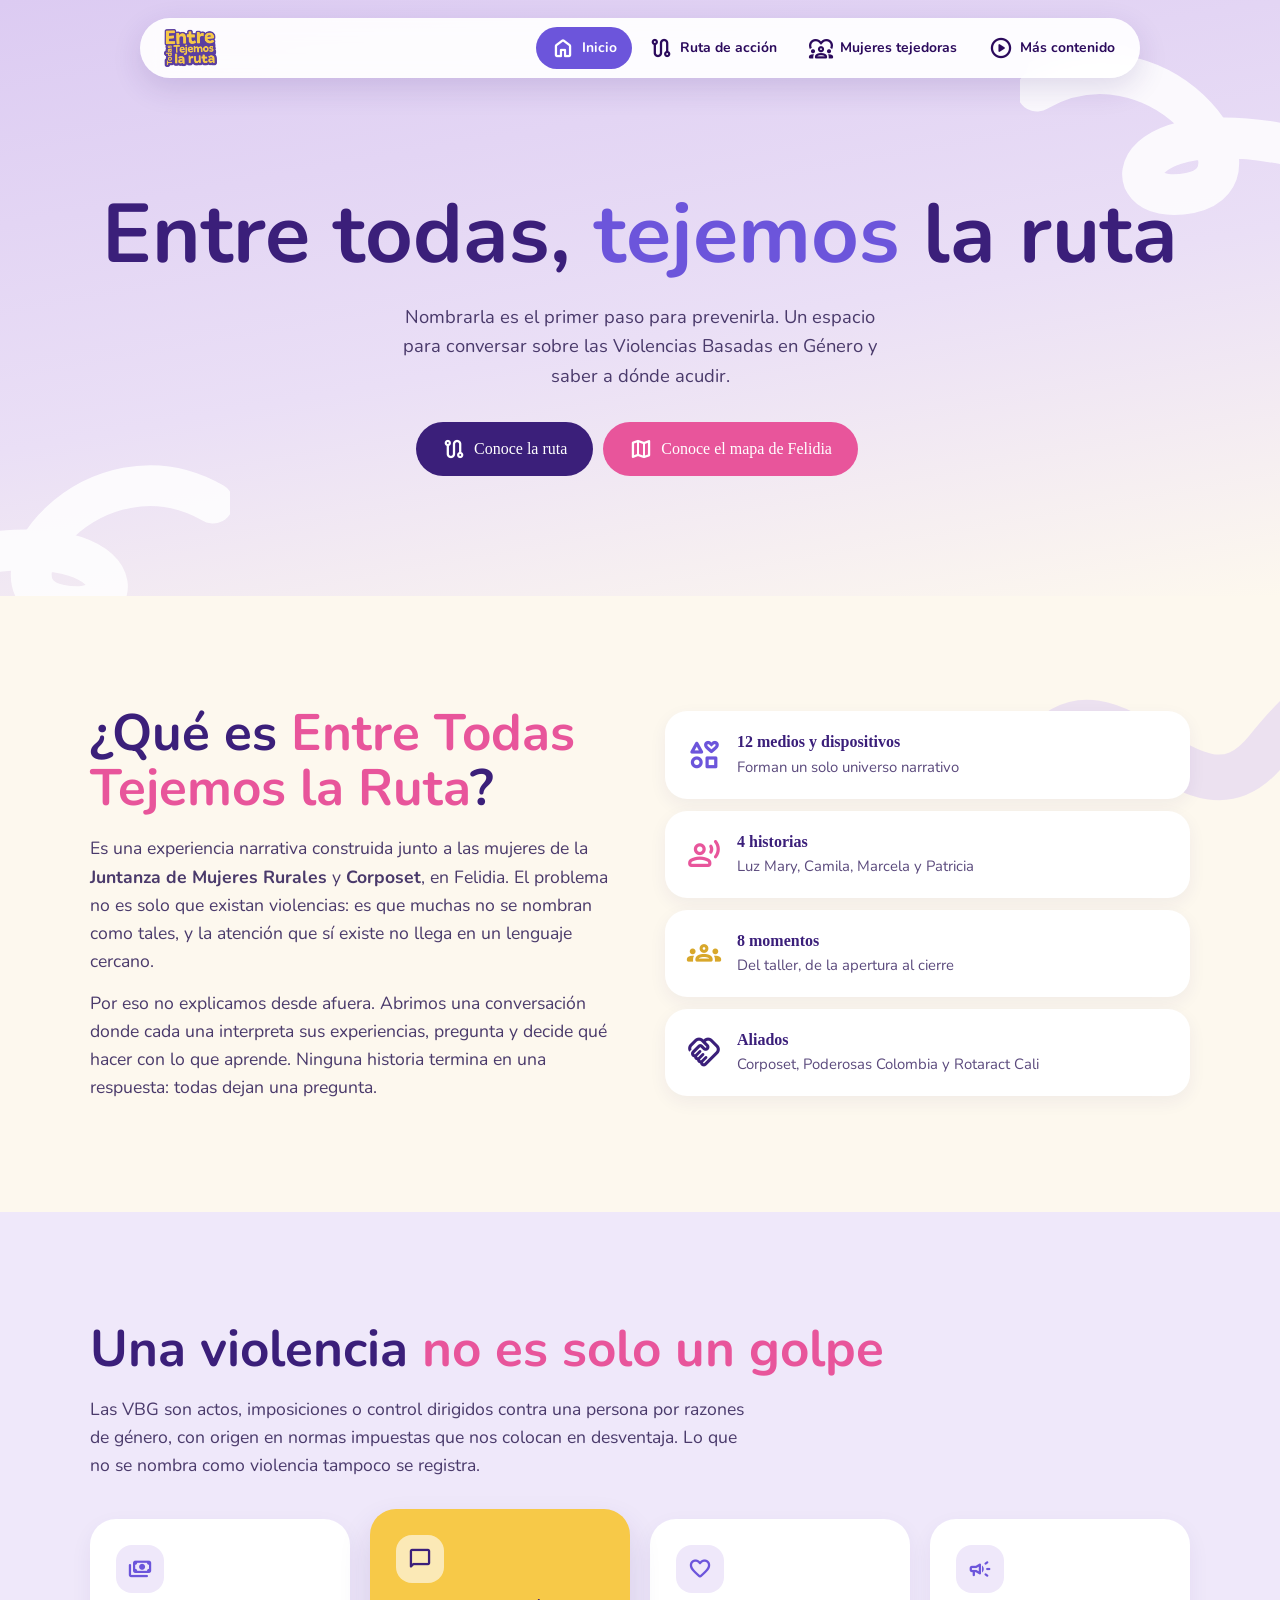
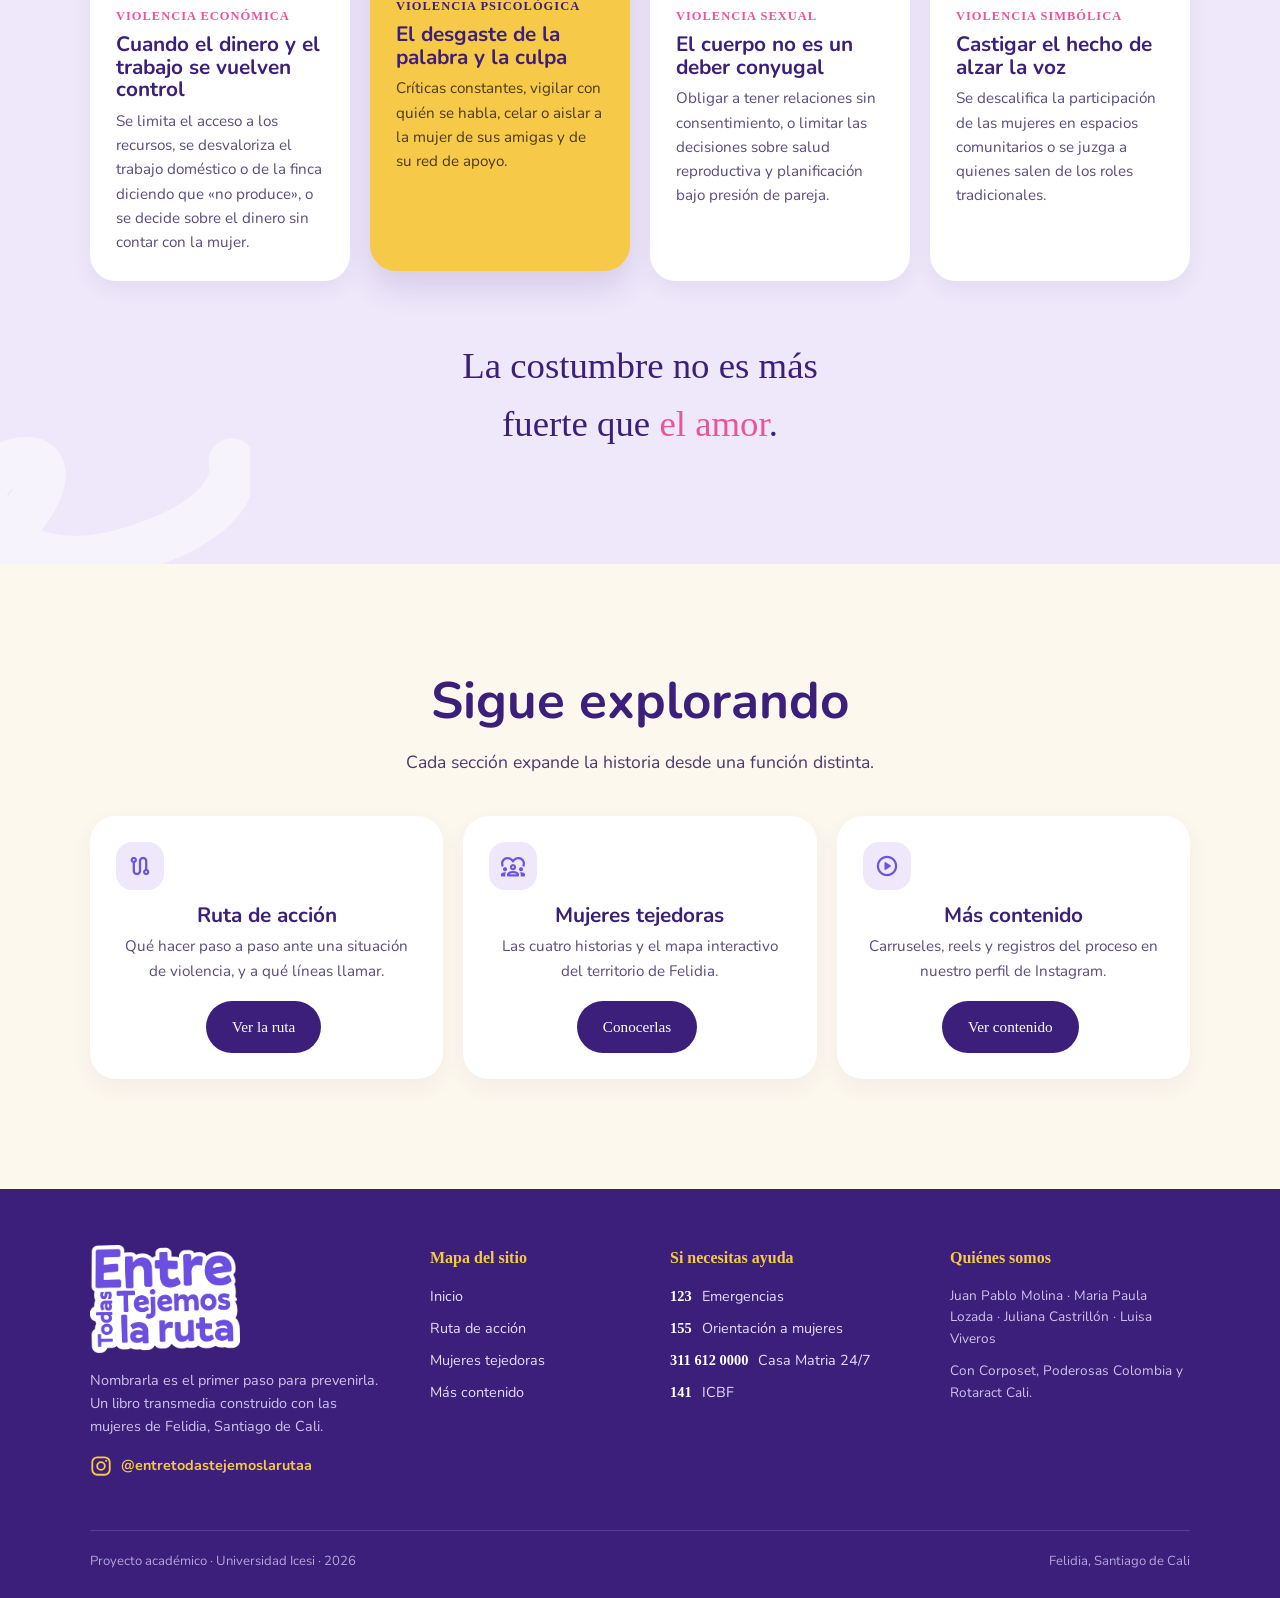
<file: index.html>
<!DOCTYPE html>
<html lang="es">
<head>
<meta charset="UTF-8">
<meta name="viewport" content="width=device-width,initial-scale=1">
<title>Inicio · Entre Todas Tejemos la Ruta</title>
<link href="https://fonts.googleapis.com/css2?family=Nunito:wght@400;600;700;800&display=swap" rel="stylesheet">
<link href="https://api.fontshare.com/v2/css?f[]=pally@400,500,700&display=swap" rel="stylesheet">
<link href="https://fonts.googleapis.com/css2?family=Material+Symbols+Rounded:opsz,wght,FILL,GRAD@24,400,0,0" rel="stylesheet">
<link rel="stylesheet" href="styles.css">
</head>
<body>

<nav>
  <a class="marca" href="index.html"><img src="logo2.png" alt="Entre Todas Tejemos la Ruta"></a>
  <div class="menu">
    <a class="ir activo" href="index.html"><span class="material-symbols-rounded">home</span>Inicio</a>
    <a class="ir" href="ruta.html"><span class="material-symbols-rounded">route</span>Ruta de acción</a>
    <a class="ir" href="tejedoras.html"><span class="material-symbols-rounded">diversity_1</span>Mujeres tejedoras</a>
    <a class="ir" href="contenido.html"><span class="material-symbols-rounded">play_circle</span>Más contenido</a>
  </div>
</nav>

<!-- ===== BANNER PRINCIPAL ===== -->
<header class="banner lila centro">
  <svg class="squig fuerte" style="right:-80px;top:40px;width:340px" viewBox="0 0 200 120" fill="none" stroke="#fff" stroke-width="24" stroke-linecap="round"><path d="M10 30C80 -10 150 80 100 90S60 30 190 70"/></svg>
  <svg class="squig fuerte" style="left:-110px;bottom:-60px;width:340px;transform:scaleX(-1)" viewBox="0 0 200 120" fill="none" stroke="#fff" stroke-width="24" stroke-linecap="round"><path d="M10 30C80 -10 150 80 100 90S60 30 190 70"/></svg>
  <div class="wrap">
      <h1>Entre todas, <em>tejemos</em> la ruta</h1>
      <p>Nombrarla es el primer paso para prevenirla. Un espacio para conversar sobre las Violencias Basadas en Género y saber a dónde acudir.</p>
      <a class="btn" href="ruta.html"><span class="material-symbols-rounded">route</span>Conoce la ruta</a>
      <a class="btn rosa" href="tejedoras.html"><span class="material-symbols-rounded">map</span>Conoce el mapa de Felidia</a>
  </div>
</header>

<!-- ===== EL PROYECTO ===== -->
<section class="fondo-crema">
  <svg class="squig" style="right:-120px;top:40px;width:380px" viewBox="0 0 200 120" fill="none" stroke="#DCCBF2" stroke-width="24" stroke-linecap="round"><path d="M10 60C50 10 90 110 130 60s50-30 60-20"/></svg>
  <div class="wrap two">
    <div>
      <h2>¿Qué es <em>Entre Todas Tejemos la Ruta</em>?</h2>
      <p class="lead">Es una experiencia narrativa construida junto a las mujeres de la <b>Juntanza de Mujeres Rurales</b> y <b>Corposet</b>, en Felidia. El problema no es solo que existan violencias: es que muchas no se nombran como tales, y la atención que sí existe no llega en un lenguaje cercano.</p>
      <p class="lead" style="margin-top:14px">Por eso no explicamos desde afuera. Abrimos una conversación donde cada una interpreta sus experiencias, pregunta y decide qué hacer con lo que aprende. Ninguna historia termina en una respuesta: todas dejan una pregunta.</p>
    </div>
    <div class="stats">
      <div class="stat"><span class="material-symbols-rounded">interests</span><div><b>12 medios y dispositivos</b><span class="d">Forman un solo universo narrativo</span></div></div>
      <div class="stat"><span class="material-symbols-rounded">record_voice_over</span><div><b>4 historias</b><span class="d">Luz Mary, Camila, Marcela y Patricia</span></div></div>
      <div class="stat"><span class="material-symbols-rounded">groups</span><div><b>8 momentos</b><span class="d">Del taller, de la apertura al cierre</span></div></div>
      <div class="stat"><span class="material-symbols-rounded">handshake</span><div><b>Aliados</b><span class="d">Corposet, Poderosas Colombia y Rotaract Cali</span></div></div>
    </div>
  </div>
</section>

<!-- ===== VBG ===== -->
<section class="fondo-suave">
  <svg class="squig" style="left:-110px;bottom:-60px;width:360px" viewBox="0 0 200 120" fill="none" stroke="#fff" stroke-width="26" stroke-linecap="round"><path d="M10 90C60 100 110 20 70 30S60 100 130 80 190 30 190 30"/></svg>
  <div class="wrap">
    <h2>Una violencia <em>no es solo un golpe</em></h2>
    <p class="lead">Las VBG son actos, imposiciones o control dirigidos contra una persona por razones de género, con origen en normas impuestas que nos colocan en desventaja. Lo que no se nombra como violencia tampoco se registra.</p>
    <div class="cards vbg">
      <div class="card activa"><div class="n"><span class="material-symbols-rounded">payments</span></div><h4>VIOLENCIA ECONÓMICA</h4><h3>Cuando el dinero y el trabajo se vuelven control</h3><p>Se limita el acceso a los recursos, se desvaloriza el trabajo doméstico o de la finca diciendo que «no produce», o se decide sobre el dinero sin contar con la mujer.</p></div>
      <div class="card"><div class="n"><span class="material-symbols-rounded">chat_bubble</span></div><h4>VIOLENCIA PSICOLÓGICA</h4><h3>El desgaste de la palabra y la culpa</h3><p>Críticas constantes, vigilar con quién se habla, celar o aislar a la mujer de sus amigas y de su red de apoyo.</p></div>
      <div class="card"><div class="n"><span class="material-symbols-rounded">favorite</span></div><h4>VIOLENCIA SEXUAL</h4><h3>El cuerpo no es un deber conyugal</h3><p>Obligar a tener relaciones sin consentimiento, o limitar las decisiones sobre salud reproductiva y planificación bajo presión de pareja.</p></div>
      <div class="card"><div class="n"><span class="material-symbols-rounded">campaign</span></div><h4>VIOLENCIA SIMBÓLICA</h4><h3>Castigar el hecho de alzar la voz</h3><p>Se descalifica la participación de las mujeres en espacios comunitarios o se juzga a quienes salen de los roles tradicionales.</p></div>
    </div>
    <p class="quote">La costumbre no es más fuerte que <span>el amor</span>.</p>
  </div>
</section>

<!-- ===== ACCESOS ===== -->
<section class="fondo-crema centro">
  <div class="wrap">
    <h2>Sigue explorando</h2>
    <p class="lead">Cada sección expande la historia desde una función distinta.</p>
    <div class="cards">
      <div class="card"><div class="n"><span class="material-symbols-rounded">route</span></div><h3>Ruta de acción</h3><p>Qué hacer paso a paso ante una situación de violencia, y a qué líneas llamar.</p><p style="margin-top:14px"><a class="btn" href="ruta.html">Ver la ruta</a></p></div>
      <div class="card"><div class="n"><span class="material-symbols-rounded">diversity_1</span></div><h3>Mujeres tejedoras</h3><p>Las cuatro historias y el mapa interactivo del territorio de Felidia.</p><p style="margin-top:14px"><a class="btn" href="tejedoras.html">Conocerlas</a></p></div>
      <div class="card"><div class="n"><span class="material-symbols-rounded">play_circle</span></div><h3>Más contenido</h3><p>Carruseles, reels y registros del proceso en nuestro perfil de Instagram.</p><p style="margin-top:14px"><a class="btn" href="contenido.html">Ver contenido</a></p></div>
    </div>
  </div>
</section>

<footer>
  <div class="pie">
    <div class="pie-marca">
      <!-- Cambia logo.png por tu logo cuando lo tengas -->
      <img src="logo.png" alt="Entre Todas Tejemos la Ruta" class="logo">
      <p>Nombrarla es el primer paso para prevenirla. Un libro transmedia construido con las mujeres de Felidia, Santiago de Cali.</p>
      <a class="red" href="https://www.instagram.com/entretodastejemoslarutaa/" target="_blank" rel="noopener" aria-label="Instagram">
        <svg viewBox="0 0 24 24" width="22" height="22" fill="none" stroke="currentColor" stroke-width="2" stroke-linecap="round"><rect x="2.5" y="2.5" width="19" height="19" rx="5.5"/><circle cx="12" cy="12" r="4.2"/><circle cx="17.6" cy="6.4" r="1.2" fill="currentColor" stroke="none"/></svg>
        <span>@entretodastejemoslarutaa</span>
      </a>
    </div>

    <div class="pie-col">
      <h4>Mapa del sitio</h4>
      <a href="index.html">Inicio</a>
      <a href="ruta.html">Ruta de acción</a>
      <a href="tejedoras.html">Mujeres tejedoras</a>
      <a href="contenido.html">Más contenido</a>
    </div>

    <div class="pie-col">
      <h4>Si necesitas ayuda</h4>
      <a href="tel:123"><b>123</b> Emergencias</a>
      <a href="tel:155"><b>155</b> Orientación a mujeres</a>
      <a href="tel:3116120000"><b>311 612 0000</b> Casa Matria 24/7</a>
      <a href="tel:141"><b>141</b> ICBF</a>
    </div>

    <div class="pie-col">
      <h4>Quiénes somos</h4>
      <p class="pie-txt">Juan Pablo Molina · Maria Paula Lozada · Juliana Castrillón · Luisa Viveros</p>
      <p class="pie-txt">Con Corposet, Poderosas Colombia y Rotaract Cali.</p>
    </div>
  </div>

  <div class="pie-abajo">
    <span>Proyecto académico · Universidad Icesi · 2026</span>
    <span>Felidia, Santiago de Cali</span>
  </div>
</footer>
<script>
// Las tarjetas de VBG se van iluminando una por una, como un carrusel.
var tarjetas = document.querySelectorAll(".cards.vbg .card");
var actual = 0;
function iluminar(i){
  tarjetas.forEach(function(t){ t.classList.remove("activa"); });
  tarjetas[i].classList.add("activa");
  actual = i;
}
var reloj = setInterval(function(){ iluminar((actual + 1) % tarjetas.length); }, 2600);
// Si el usuario pasa el mouse, manda el mouse y se detiene el automatico
tarjetas.forEach(function(t, i){
  t.onmouseenter = function(){ clearInterval(reloj); iluminar(i); };
});
</script>
</body>
</html>
</file>
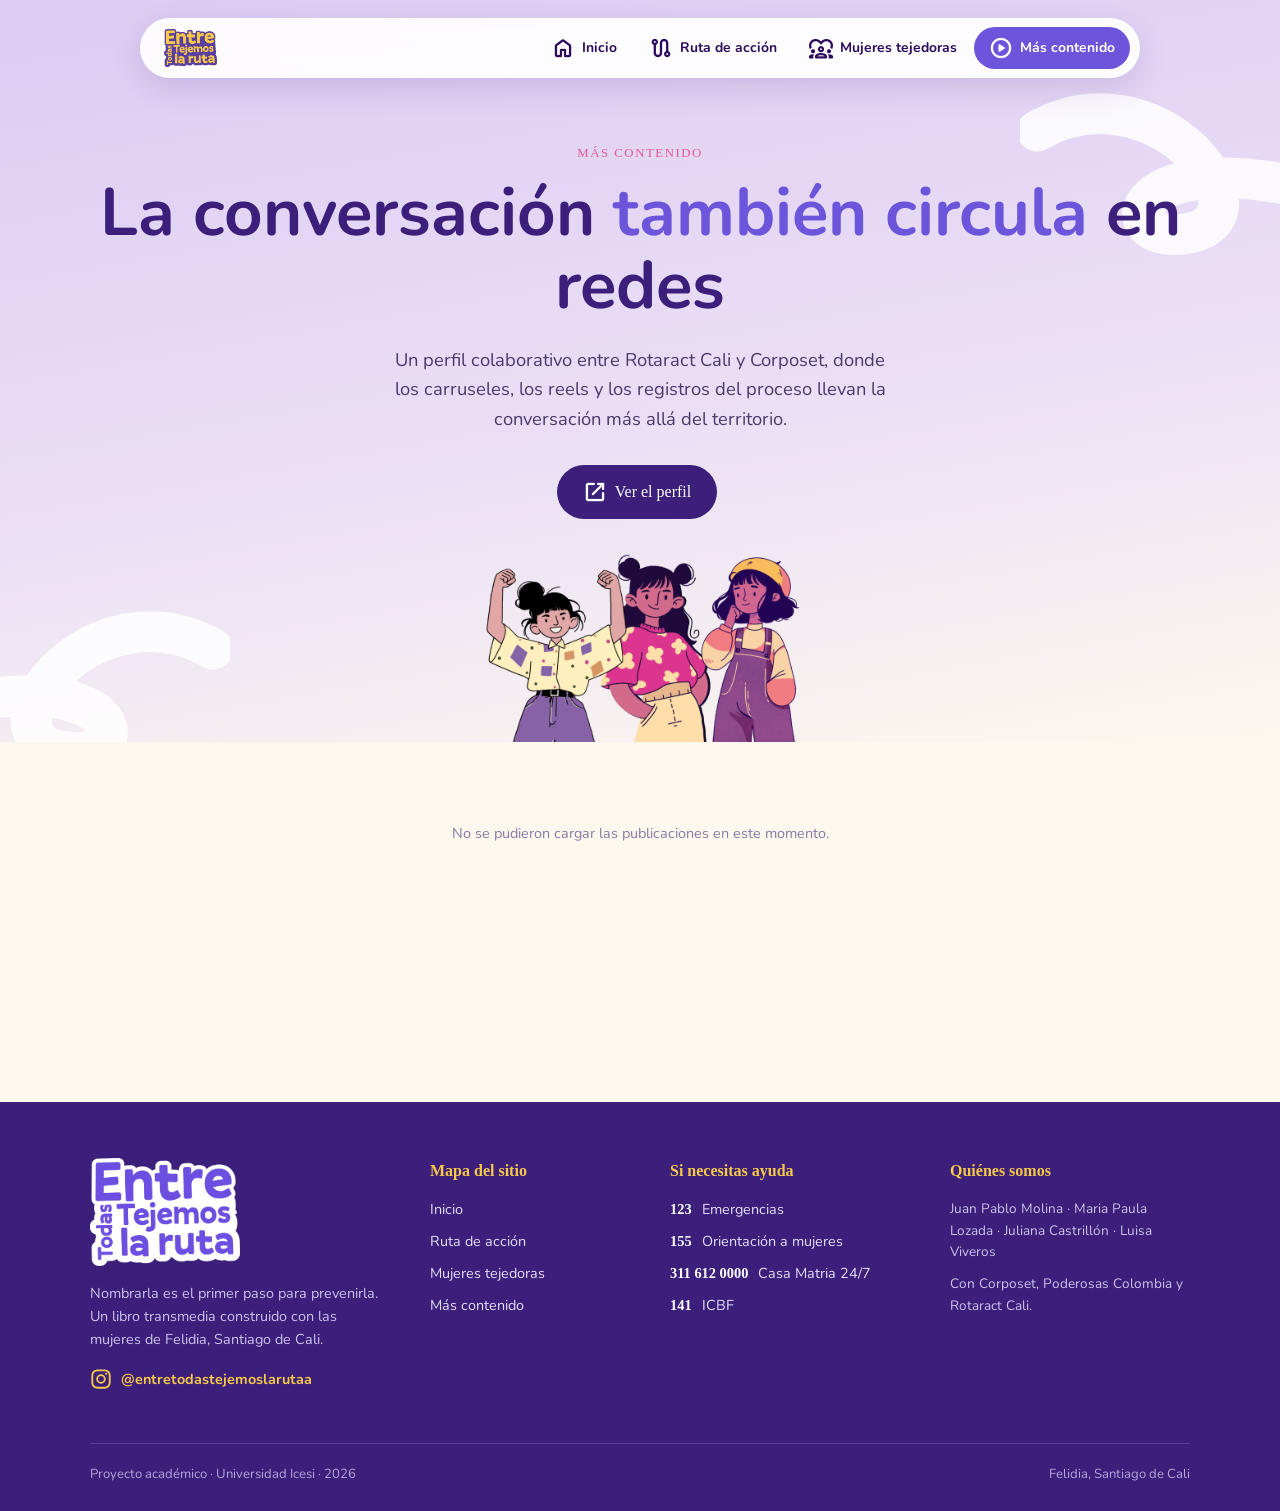
<file: contenido.html>
<!DOCTYPE html>
<html lang="es">
<head>
<meta charset="UTF-8">
<meta name="viewport" content="width=device-width,initial-scale=1">
<title>Más contenido · Entre Todas Tejemos la Ruta</title>
<link href="https://fonts.googleapis.com/css2?family=Nunito:wght@400;600;700;800&display=swap" rel="stylesheet">
<link href="https://api.fontshare.com/v2/css?f[]=pally@400,500,700&display=swap" rel="stylesheet">
<link href="https://fonts.googleapis.com/css2?family=Material+Symbols+Rounded:opsz,wght,FILL,GRAD@24,400,0,0" rel="stylesheet">
<link rel="stylesheet" href="styles.css">
</head>
<body>

<nav>
  <a class="marca" href="index.html"><img src="logo2.png" alt="Entre Todas Tejemos la Ruta"></a>
  <div class="menu">
    <a class="ir" href="index.html"><span class="material-symbols-rounded">home</span>Inicio</a>
    <a class="ir" href="ruta.html"><span class="material-symbols-rounded">route</span>Ruta de acción</a>
    <a class="ir" href="tejedoras.html"><span class="material-symbols-rounded">diversity_1</span>Mujeres tejedoras</a>
    <a class="ir activo" href="contenido.html"><span class="material-symbols-rounded">play_circle</span>Más contenido</a>
  </div>
</nav>

<header class="banner interno lila ajustado centro">
  <svg class="squig fuerte" style="right:-80px;top:80px;width:340px" viewBox="0 0 200 120" fill="none" stroke="#fff" stroke-width="24" stroke-linecap="round"><path d="M10 30C80 -10 150 80 100 90S60 30 190 70"/></svg>
  <svg class="squig fuerte" style="left:-110px;bottom:-60px;width:340px;transform:scaleX(-1)" viewBox="0 0 200 120" fill="none" stroke="#fff" stroke-width="24" stroke-linecap="round"><path d="M10 30C80 -10 150 80 100 90S60 30 190 70"/></svg>
  <div class="wrap">
    <span class="eyebrow">Más contenido</span>
    <h1>La conversación <em>también circula</em> en redes</h1>
    <p>Un perfil colaborativo entre Rotaract Cali y Corposet, donde los carruseles, los reels y los registros del proceso llevan la conversación más allá del territorio.</p>
    <a class="btn" id="iglink" href="#" target="_blank" rel="noopener"><span class="material-symbols-rounded">open_in_new</span>Ver el perfil</a>

    <!-- Para cambiar la imagen, reemplaza el nombre del archivo -->
    <div class="ilustra-caja">
      <img class="ilustra" src="Group 19.png" alt="Ilustración de las tejedoras">
    </div>
  </div>
</header>

<section class="fondo-crema" style="padding-top:0">
  <div class="wrap">
    <!-- Aqui se cargan solas las publicaciones de Instagram -->
    <div class="muro" id="feed">
      <p class="pie-feed">Cargando publicaciones…</p>
    </div>
  </div>
</section>

<footer>
  <div class="pie">
    <div class="pie-marca">
      <!-- Cambia logo.png por tu logo cuando lo tengas -->
      <img src="logo.png" alt="Entre Todas Tejemos la Ruta" class="logo">
      <p>Nombrarla es el primer paso para prevenirla. Un libro transmedia construido con las mujeres de Felidia, Santiago de Cali.</p>
      <a class="red" href="https://www.instagram.com/entretodastejemoslarutaa/" target="_blank" rel="noopener" aria-label="Instagram">
        <svg viewBox="0 0 24 24" width="22" height="22" fill="none" stroke="currentColor" stroke-width="2" stroke-linecap="round"><rect x="2.5" y="2.5" width="19" height="19" rx="5.5"/><circle cx="12" cy="12" r="4.2"/><circle cx="17.6" cy="6.4" r="1.2" fill="currentColor" stroke="none"/></svg>
        <span>@entretodastejemoslarutaa</span>
      </a>
    </div>

    <div class="pie-col">
      <h4>Mapa del sitio</h4>
      <a href="index.html">Inicio</a>
      <a href="ruta.html">Ruta de acción</a>
      <a href="tejedoras.html">Mujeres tejedoras</a>
      <a href="contenido.html">Más contenido</a>
    </div>

    <div class="pie-col">
      <h4>Si necesitas ayuda</h4>
      <a href="tel:123"><b>123</b> Emergencias</a>
      <a href="tel:155"><b>155</b> Orientación a mujeres</a>
      <a href="tel:3116120000"><b>311 612 0000</b> Casa Matria 24/7</a>
      <a href="tel:141"><b>141</b> ICBF</a>
    </div>

    <div class="pie-col">
      <h4>Quiénes somos</h4>
      <p class="pie-txt">Juan Pablo Molina · Maria Paula Lozada · Juliana Castrillón · Luisa Viveros</p>
      <p class="pie-txt">Con Corposet, Poderosas Colombia y Rotaract Cali.</p>
    </div>
  </div>

  <div class="pie-abajo">
    <span>Proyecto académico · Universidad Icesi · 2026</span>
    <span>Felidia, Santiago de Cali</span>
  </div>
</footer>

<script>
/* =========================================================
   1) EL USUARIO DEL PERFIL (sin la arroba)
   ========================================================= */
var USUARIO_IG = "entretodastejemoslarutaa";

/* =========================================================
   2) EL FEED DE BEHOLD
   ========================================================= */
var FEED = "https://feeds.behold.so/5PLVJlpUCPObW07onoo1";

/* Cuantas publicaciones mostrar */
var CUANTAS = 6;

/* ---- De aqui para abajo no hace falta cambiar nada ---- */
document.getElementById("iglink").href = "https://www.instagram.com/" + USUARIO_IG + "/";

var feed = document.getElementById("feed");

/* Saca la mejor imagen disponible de una publicacion o de una lamina */
function sacarImagen(m){
  return (m.sizes && m.sizes.medium && m.sizes.medium.mediaUrl) ||
         (m.sizes && m.sizes.large  && m.sizes.large.mediaUrl)  ||
         (m.sizes && m.sizes.full   && m.sizes.full.mediaUrl)   ||
         m.thumbnailUrl || m.mediaUrl || "";
}

/* Arma una tarjeta con su carrusel propio */
function armarTarjeta(p){
  var laminas = (p.children && p.children.length) ? p.children : [p];
  var esVideo = (p.mediaType === "VIDEO");

  var card = document.createElement("article");
  card.className = "igc" + (esVideo ? " reel" : "");

  /* --- zona de medios --- */
  var medios = document.createElement("div");
  medios.className = "medios";

  laminas.forEach(function(m, i){
    var slide = document.createElement("div");
    slide.className = "slide" + (i === 0 ? " on" : "");
    if (m.mediaType === "VIDEO") {
      var v = document.createElement("video");
      v.src = m.mediaUrl;
      v.poster = m.thumbnailUrl || "";
      v.controls = true;
      v.playsInline = true;
      v.preload = "metadata";
      slide.appendChild(v);
    } else {
      var img = document.createElement("img");
      img.src = sacarImagen(m);
      img.alt = "Publicación de Instagram";
      img.loading = "lazy";
      slide.appendChild(img);
    }
    medios.appendChild(slide);
  });

  /* flechas y puntos, solo si hay mas de una lamina */
  if (laminas.length > 1) {
    var pos = 0;
    var slides = medios.querySelectorAll(".slide");

    var puntos = document.createElement("div");
    puntos.className = "puntos";
    laminas.forEach(function(_, i){
      var d = document.createElement("span");
      if (i === 0) d.className = "on";
      puntos.appendChild(d);
    });

    function mover(n){
      // pausa cualquier video antes de cambiar de lamina
      var vid = slides[pos].querySelector("video");
      if (vid) vid.pause();
      slides[pos].classList.remove("on");
      puntos.children[pos].classList.remove("on");
      pos = (n + slides.length) % slides.length;
      slides[pos].classList.add("on");
      puntos.children[pos].classList.add("on");
    }

    var atras = document.createElement("button");
    atras.className = "flecha izq";
    atras.innerHTML = '<span class="material-symbols-rounded">chevron_left</span>';
    atras.onclick = function(){ mover(pos - 1); };

    var adelante = document.createElement("button");
    adelante.className = "flecha der";
    adelante.innerHTML = '<span class="material-symbols-rounded">chevron_right</span>';
    adelante.onclick = function(){ mover(pos + 1); };

    medios.appendChild(atras);
    medios.appendChild(adelante);
    medios.appendChild(puntos);

    var cuenta = document.createElement("span");
    cuenta.className = "cuenta";
    cuenta.innerHTML = '<span class="material-symbols-rounded">filter_none</span>';
    medios.appendChild(cuenta);
  }

  card.appendChild(medios);

  /* --- copy de la publicacion --- */
  var texto = (p.caption || "").trim();
  var pie = document.createElement("div");
  pie.className = "copy";
  if (texto === "") {
    pie.innerHTML = '<p class="sincopy">Sin descripción</p>';
  } else {
    var parrafo = document.createElement("p");
    parrafo.className = "recortado";
    parrafo.textContent = texto;
    var mas = document.createElement("button");
    mas.className = "vermas";
    mas.textContent = "Ver más";
    mas.onclick = function(){
      parrafo.classList.toggle("recortado");
      mas.textContent = parrafo.classList.contains("recortado") ? "Ver más" : "Ver menos";
    };
    pie.appendChild(parrafo);
    pie.appendChild(mas);
  }

  var enlace = document.createElement("a");
  enlace.className = "ira";
  enlace.href = p.permalink;
  enlace.target = "_blank";
  enlace.rel = "noopener";
  enlace.innerHTML = '<span class="material-symbols-rounded">open_in_new</span>Ver en Instagram';
  pie.appendChild(enlace);

  card.appendChild(pie);
  return card;
}

fetch(FEED)
  .then(function(r){ return r.json(); })
  .then(function(datos){
    var posts = Array.isArray(datos) ? datos : (datos.posts || []);
    feed.innerHTML = "";
    if (posts.length === 0) {
      feed.innerHTML = '<p class="pie-feed">Todavía no hay publicaciones.</p>';
      return;
    }
    posts.slice(0, CUANTAS).forEach(function(p){
      feed.appendChild(armarTarjeta(p));
    });
  })
  .catch(function(){
    feed.innerHTML = '<p class="pie-feed">No se pudieron cargar las publicaciones en este momento.</p>';
  });
</script>
</body>
</html>
</file>
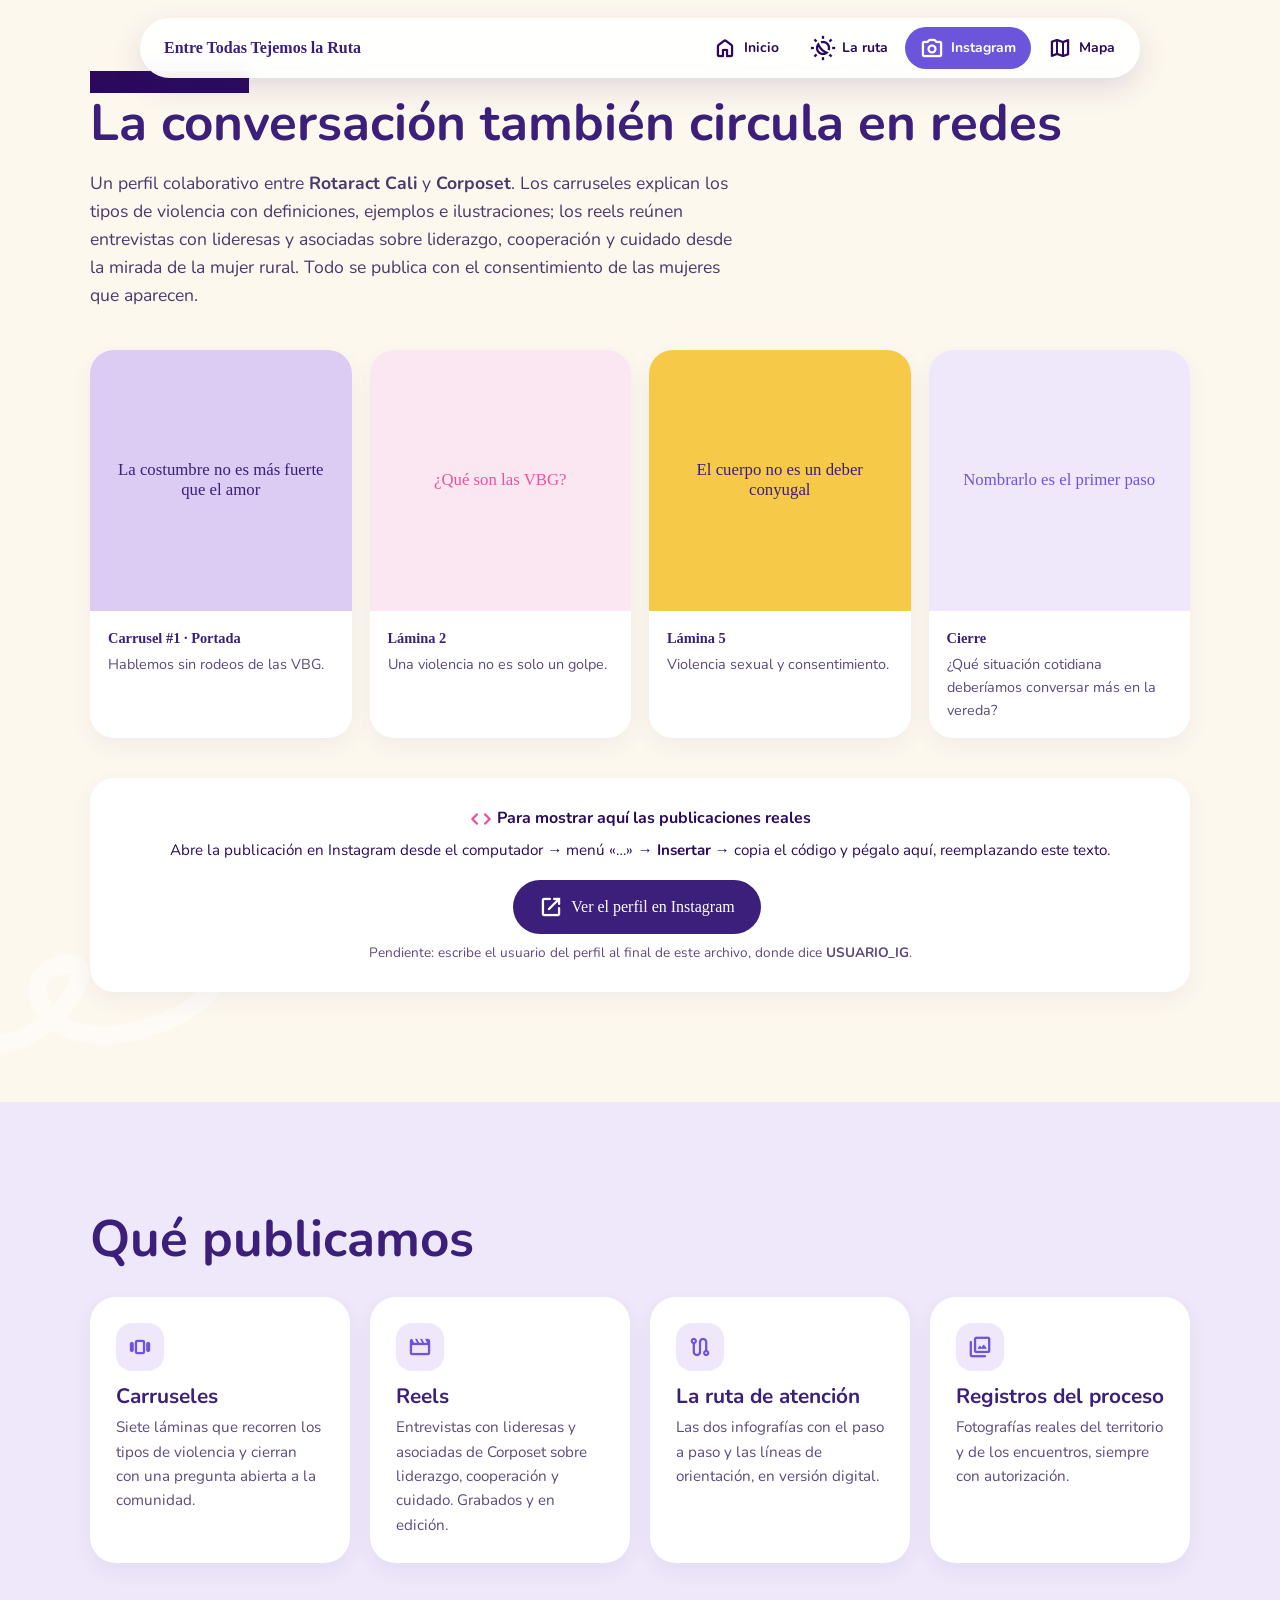
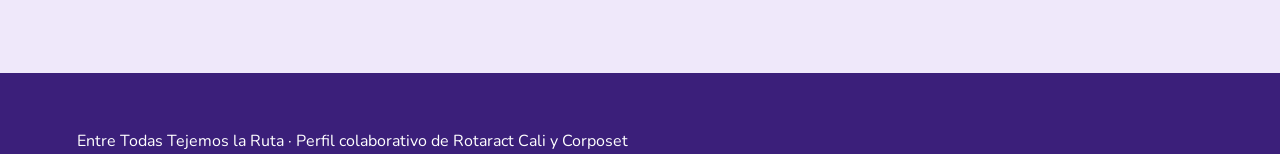
<file: instagram.html>
<!DOCTYPE html>
<html lang="es">
<head>
<meta charset="UTF-8">
<meta name="viewport" content="width=device-width,initial-scale=1">
<title>Instagram · Entre Todas Tejemos la Ruta</title>
<link href="https://fonts.googleapis.com/css2?family=Nunito:wght@400;600;700;800&display=swap" rel="stylesheet">
<link href="https://api.fontshare.com/v2/css?f[]=pally@400,500,700&display=swap" rel="stylesheet">
<link href="https://fonts.googleapis.com/css2?family=Material+Symbols+Rounded:opsz,wght,FILL,GRAD@24,400,0,0" rel="stylesheet">
<link rel="stylesheet" href="styles.css">
</head>
<body>

<nav>
  <a class="marca" href="index.html">Entre Todas Tejemos la Ruta</a>
  <div class="menu">
    <a class="ir" href="index.html"><span class="material-symbols-rounded">home</span>Inicio</a>
    <a class="ir" href="ruta.html"><span class="material-symbols-rounded">routine</span>La ruta</a>
    <a class="ir activo" href="instagram.html"><span class="material-symbols-rounded">photo_camera</span>Instagram</a>
    <a class="ir" href="mapa.html"><span class="material-symbols-rounded">map</span>Mapa</a>
  </div>
</nav>

<section class="fondo-amarillo" style="padding-top:70px">
  <svg class="squig" style="left:-30px;bottom:20px;width:260px" viewBox="0 0 200 120" fill="none" stroke="#fff" stroke-width="14" stroke-linecap="round"><path d="M10 90C60 100 110 20 70 30S60 100 130 80 190 30 190 30"/></svg>
  <div class="wrap">
    <span class="tag" style="background:var(--ink)"><span class="material-symbols-rounded">photo_camera</span>Nuestro Instagram</span>
    <h2><span class="lbl">La conversación también circula en redes</span></h2>
    <p class="lead">Un perfil colaborativo entre <b>Rotaract Cali</b> y <b>Corposet</b>. Los carruseles explican los tipos de violencia con definiciones, ejemplos e ilustraciones; los reels reúnen entrevistas con lideresas y asociadas sobre liderazgo, cooperación y cuidado desde la mirada de la mujer rural. Todo se publica con el consentimiento de las mujeres que aparecen.</p>

    <div class="ig">
      <div class="igc"><div class="im">La costumbre no es más fuerte que el amor</div><div class="tx"><b>Carrusel #1 · Portada</b>Hablemos sin rodeos de las VBG.</div></div>
      <div class="igc"><div class="im">¿Qué son las VBG?</div><div class="tx"><b>Lámina 2</b>Una violencia no es solo un golpe.</div></div>
      <div class="igc"><div class="im">El cuerpo no es un deber conyugal</div><div class="tx"><b>Lámina 5</b>Violencia sexual y consentimiento.</div></div>
      <div class="igc"><div class="im">Nombrarlo es el primer paso</div><div class="tx"><b>Cierre</b>¿Qué situación cotidiana deberíamos conversar más en la vereda?</div></div>
    </div>

    <!-- ===== AQUI VAN LAS PUBLICACIONES REALES ===== -->
    <div class="embed">
      <p style="font-weight:700"><span class="material-symbols-rounded" style="color:var(--rosa)">code</span> Para mostrar aquí las publicaciones reales</p>
      <p style="font-size:.95rem;margin-top:6px">Abre la publicación en Instagram desde el computador → menú «…» → <b>Insertar</b> → copia el código y pégalo aquí, reemplazando este texto.</p>
      <p style="margin-top:14px"><a class="btn" id="iglink" href="#" target="_blank" rel="noopener"><span class="material-symbols-rounded">open_in_new</span>Ver el perfil en Instagram</a></p>
      <p style="font-size:.85rem;margin-top:8px;opacity:.75">Pendiente: escribe el usuario del perfil al final de este archivo, donde dice <b>USUARIO_IG</b>.</p>
    </div>
  </div>
</section>

<section class="fondo-suave">
  <div class="wrap">
    <h2><span class="lbl">Qué publicamos</span></h2>
    <div class="cards" style="margin-top:30px">
      <div class="card"><div class="n"><span class="material-symbols-rounded">view_carousel</span></div><h3>Carruseles</h3><p>Siete láminas que recorren los tipos de violencia y cierran con una pregunta abierta a la comunidad.</p></div>
      <div class="card"><div class="n"><span class="material-symbols-rounded">movie</span></div><h3>Reels</h3><p>Entrevistas con lideresas y asociadas de Corposet sobre liderazgo, cooperación y cuidado. Grabados y en edición.</p></div>
      <div class="card"><div class="n"><span class="material-symbols-rounded">route</span></div><h3>La ruta de atención</h3><p>Las dos infografías con el paso a paso y las líneas de orientación, en versión digital.</p></div>
      <div class="card"><div class="n"><span class="material-symbols-rounded">photo_library</span></div><h3>Registros del proceso</h3><p>Fotografías reales del territorio y de los encuentros, siempre con autorización.</p></div>
    </div>
  </div>
</section>

<footer>Entre Todas Tejemos la Ruta · Perfil colaborativo de Rotaract Cali y Corposet</footer>

<script>
// Cambia USUARIO_IG por el nombre de usuario real (sin la arroba).
var USUARIO_IG = "USUARIO_IG";
document.getElementById("iglink").href = "https://www.instagram.com/" + USUARIO_IG + "/";
</script>
</body>
</html>
</file>
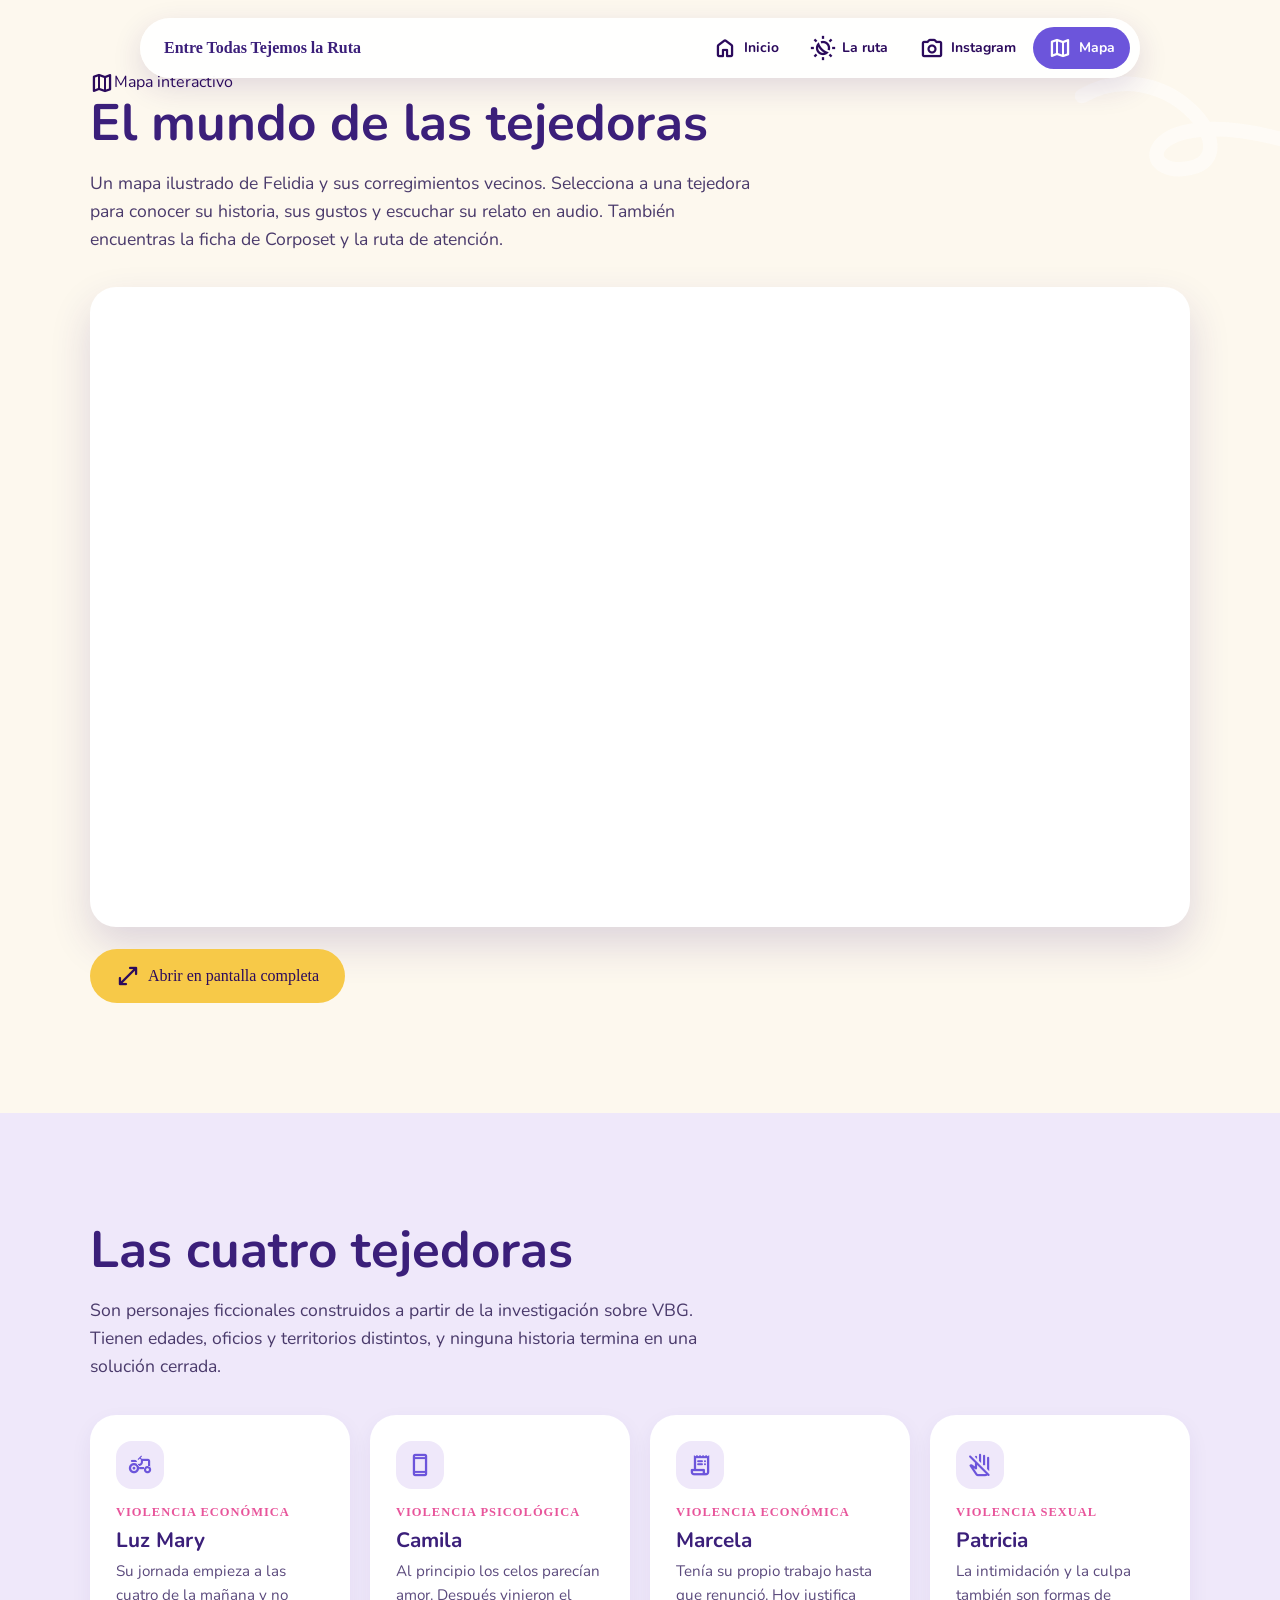
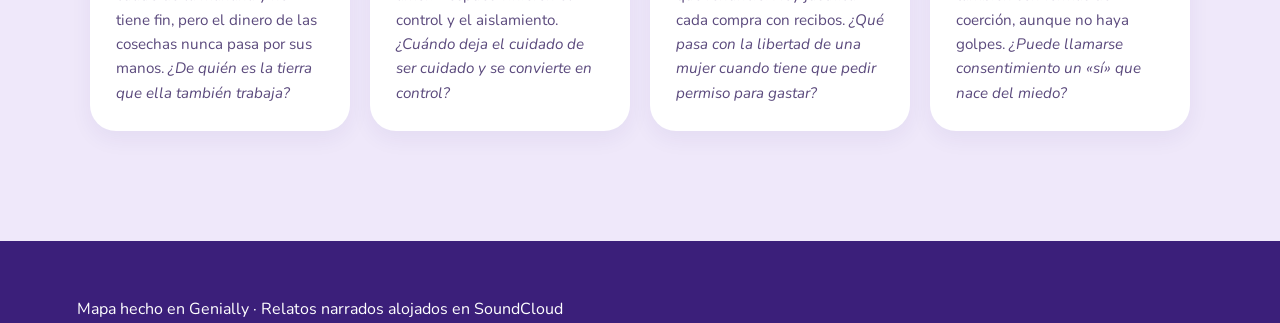
<file: mapa.html>
<!DOCTYPE html>
<html lang="es">
<head>
<meta charset="UTF-8">
<meta name="viewport" content="width=device-width,initial-scale=1">
<title>Mapa · Entre Todas Tejemos la Ruta</title>
<link href="https://fonts.googleapis.com/css2?family=Nunito:wght@400;600;700;800&display=swap" rel="stylesheet">
<link href="https://api.fontshare.com/v2/css?f[]=pally@400,500,700&display=swap" rel="stylesheet">
<link href="https://fonts.googleapis.com/css2?family=Material+Symbols+Rounded:opsz,wght,FILL,GRAD@24,400,0,0" rel="stylesheet">
<link rel="stylesheet" href="styles.css">
</head>
<body>

<nav>
  <a class="marca" href="index.html">Entre Todas Tejemos la Ruta</a>
  <div class="menu">
    <a class="ir" href="index.html"><span class="material-symbols-rounded">home</span>Inicio</a>
    <a class="ir" href="ruta.html"><span class="material-symbols-rounded">routine</span>La ruta</a>
    <a class="ir" href="instagram.html"><span class="material-symbols-rounded">photo_camera</span>Instagram</a>
    <a class="ir activo" href="mapa.html"><span class="material-symbols-rounded">map</span>Mapa</a>
  </div>
</nav>

<section class="fondo-violeta" style="padding-top:70px">
  <svg class="squig" style="right:-30px;top:60px;width:240px" viewBox="0 0 200 120" fill="none" stroke="#fff" stroke-width="12" stroke-linecap="round"><path d="M10 30C80 -10 150 80 100 90S60 30 190 70"/></svg>
  <div class="wrap">
    <span class="tag"><span class="material-symbols-rounded">map</span>Mapa interactivo</span>
    <h2><span class="lbl">El mundo de las tejedoras</span></h2>
    <p class="lead">Un mapa ilustrado de Felidia y sus corregimientos vecinos. Selecciona a una tejedora para conocer su historia, sus gustos y escuchar su relato en audio. También encuentras la ficha de Corposet y la ruta de atención.</p>

    <div class="frame">
      <iframe src="https://view.genially.com/6af2fbed27aabd9be8a95e26" title="Mapa interactivo Entre Todas Tejemos la Ruta" allowfullscreen loading="lazy"></iframe>
    </div>

    <p style="margin-top:18px">
      <a class="btn y" href="https://view.genially.com/6af2fbed27aabd9be8a95e26" target="_blank" rel="noopener"><span class="material-symbols-rounded">open_in_full</span>Abrir en pantalla completa</a>
    </p>
  </div>
</section>

<section class="fondo-suave">
  <div class="wrap">
    <h2><span class="lbl">Las cuatro tejedoras</span></h2>
    <p class="lead">Son personajes ficcionales construidos a partir de la investigación sobre VBG. Tienen edades, oficios y territorios distintos, y ninguna historia termina en una solución cerrada.</p>
    <div class="cards" style="margin-top:34px">
      <div class="card"><div class="n"><span class="material-symbols-rounded">agriculture</span></div><h4>VIOLENCIA ECONÓMICA</h4><h3>Luz Mary</h3><p>Su jornada empieza a las cuatro de la mañana y no tiene fin, pero el dinero de las cosechas nunca pasa por sus manos. <i>¿De quién es la tierra que ella también trabaja?</i></p></div>
      <div class="card"><div class="n"><span class="material-symbols-rounded">smartphone</span></div><h4>VIOLENCIA PSICOLÓGICA</h4><h3>Camila</h3><p>Al principio los celos parecían amor. Después vinieron el control y el aislamiento. <i>¿Cuándo deja el cuidado de ser cuidado y se convierte en control?</i></p></div>
      <div class="card"><div class="n"><span class="material-symbols-rounded">receipt_long</span></div><h4>VIOLENCIA ECONÓMICA</h4><h3>Marcela</h3><p>Tenía su propio trabajo hasta que renunció. Hoy justifica cada compra con recibos. <i>¿Qué pasa con la libertad de una mujer cuando tiene que pedir permiso para gastar?</i></p></div>
      <div class="card"><div class="n"><span class="material-symbols-rounded">do_not_touch</span></div><h4>VIOLENCIA SEXUAL</h4><h3>Patricia</h3><p>La intimidación y la culpa también son formas de coerción, aunque no haya golpes. <i>¿Puede llamarse consentimiento un «sí» que nace del miedo?</i></p></div>
    </div>
  </div>
</section>

<footer>Mapa hecho en Genially · Relatos narrados alojados en SoundCloud</footer>
</body>
</html>
</file>
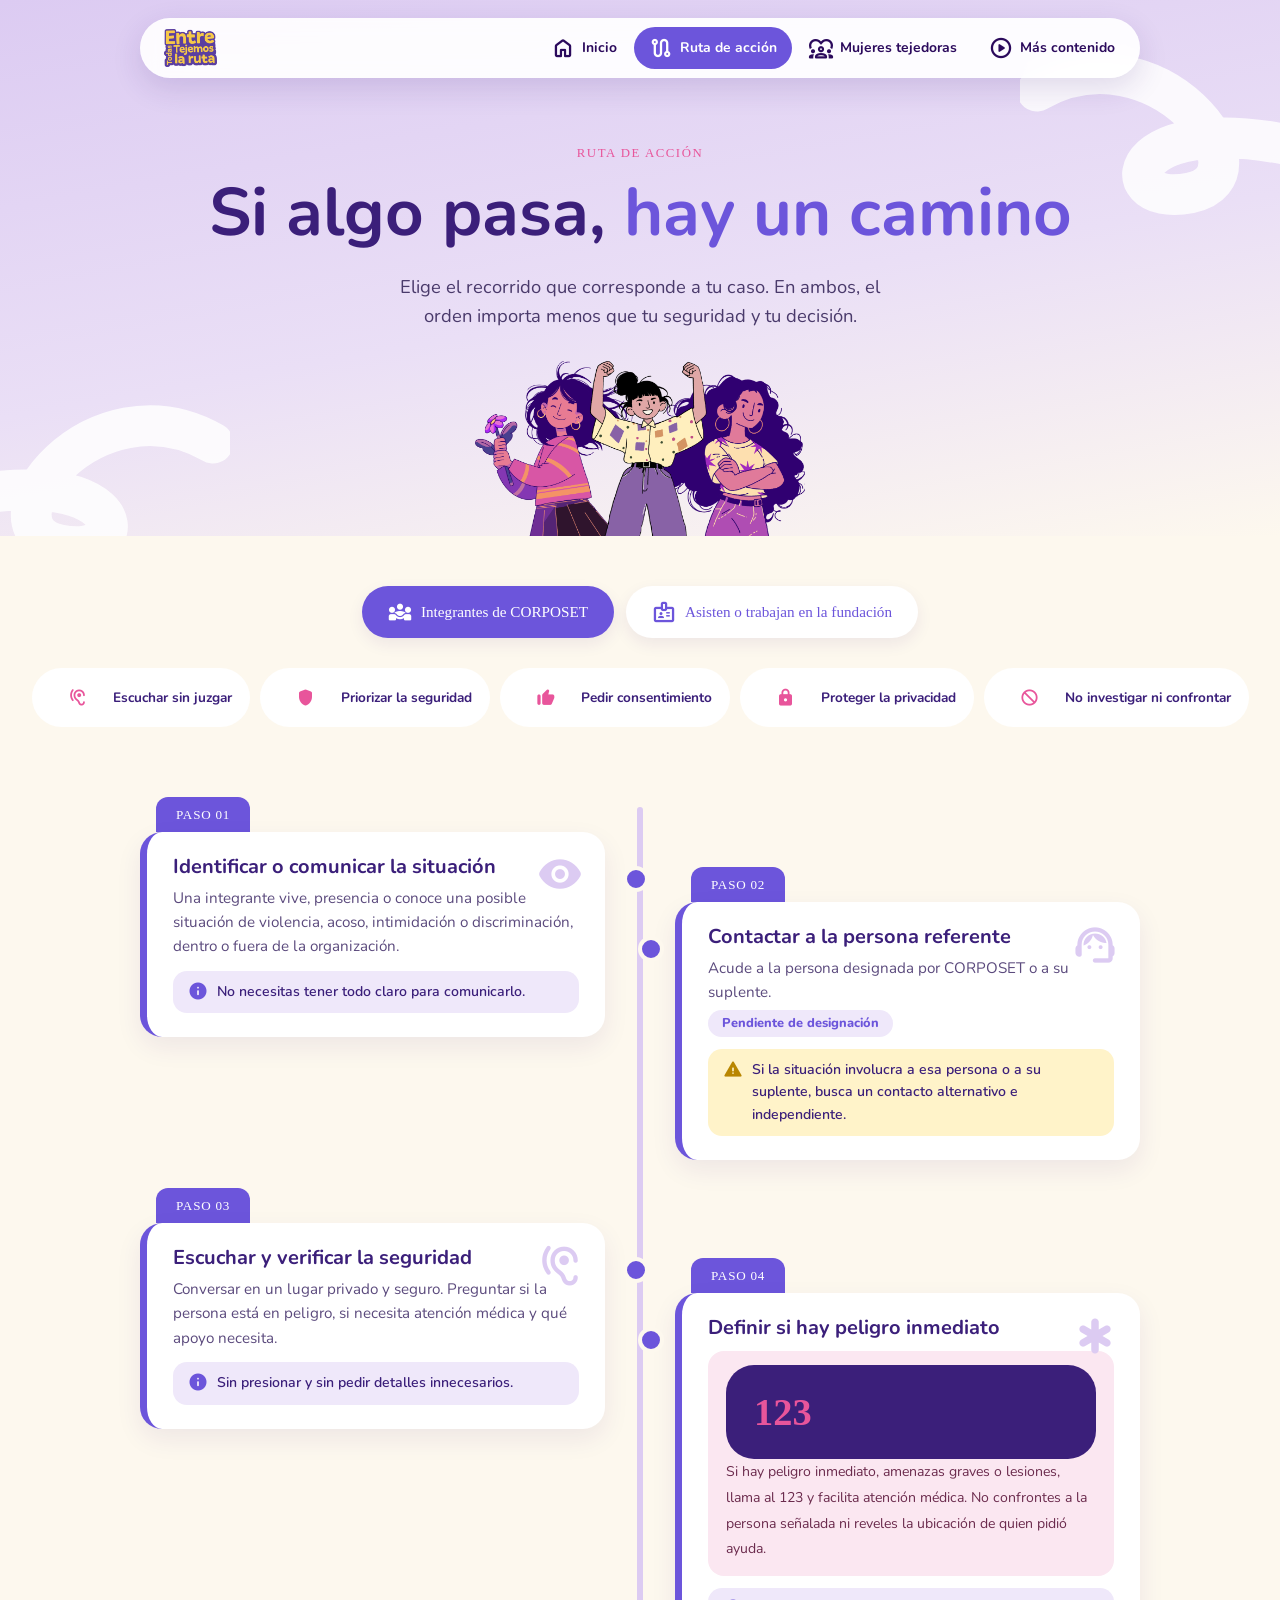
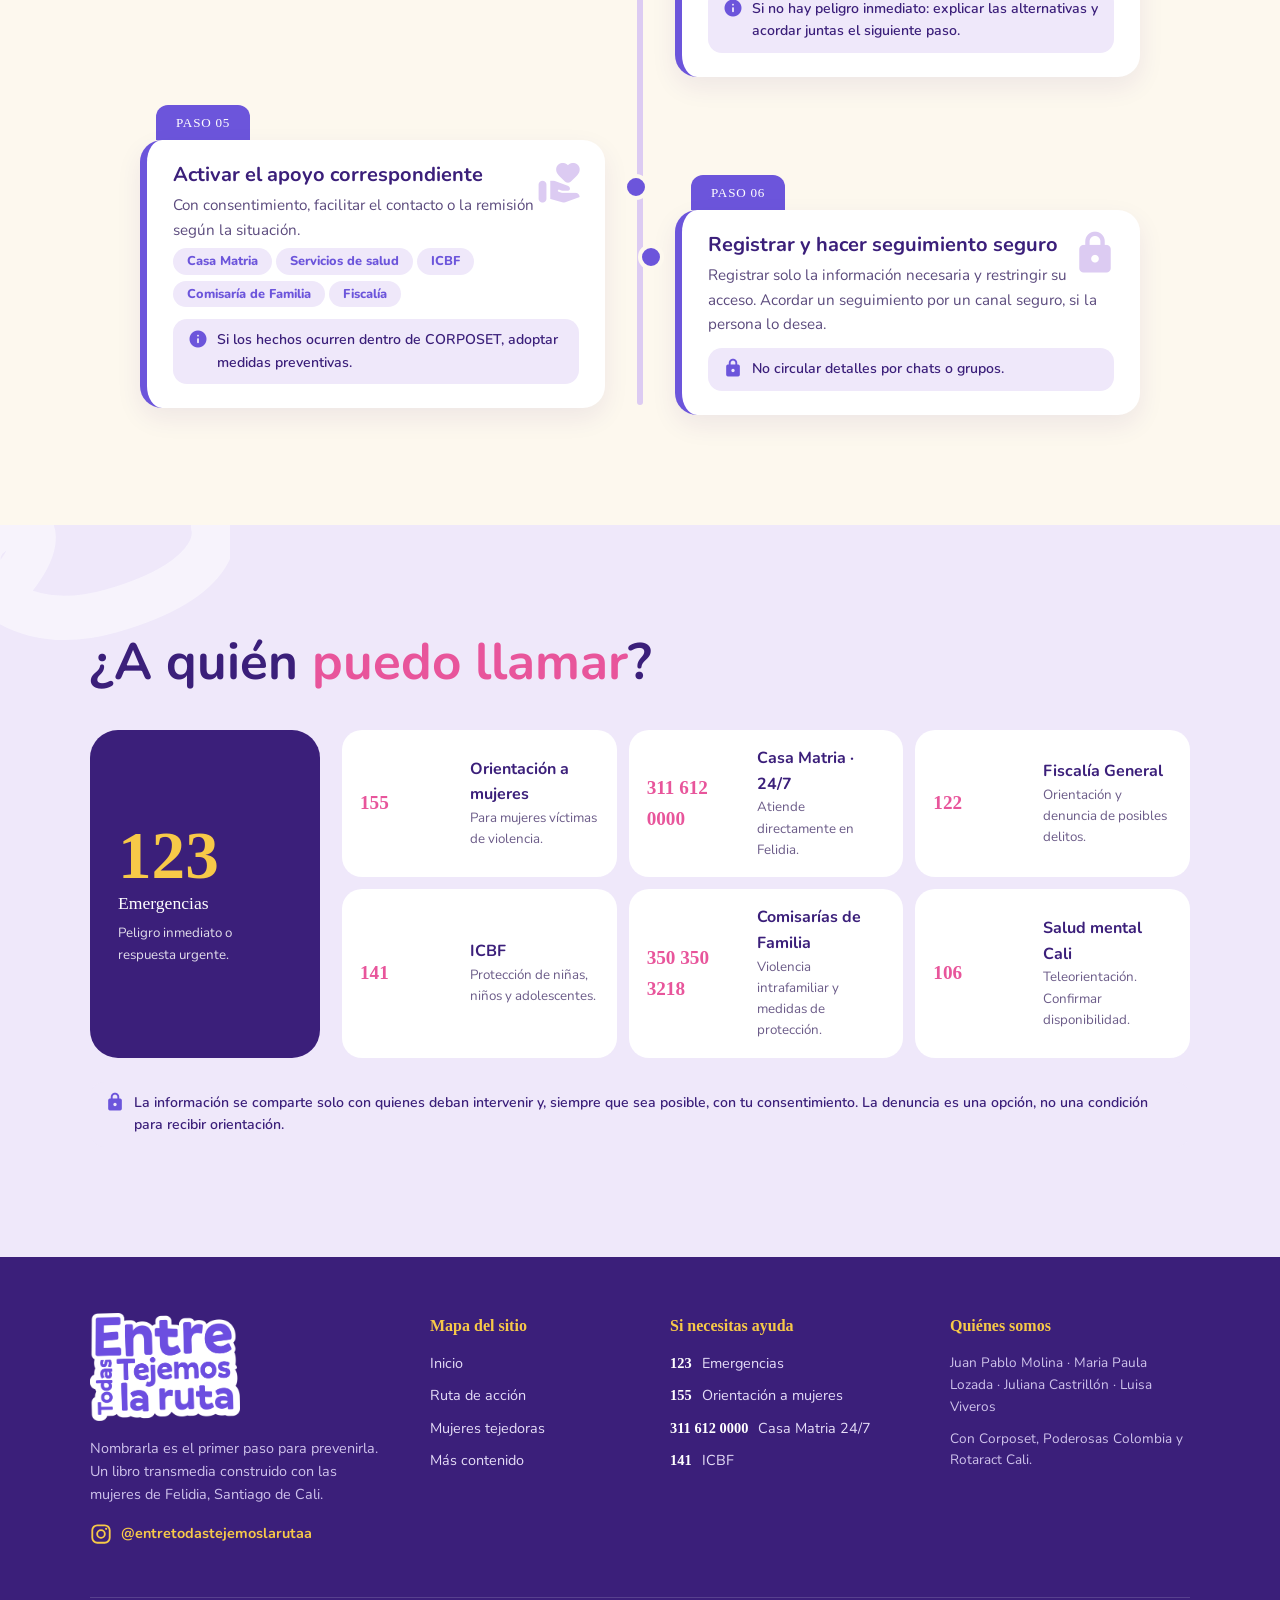
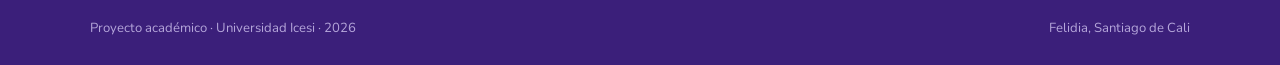
<file: ruta.html>
<!DOCTYPE html>
<html lang="es">
<head>
<meta charset="UTF-8">
<meta name="viewport" content="width=device-width,initial-scale=1">
<title>Ruta de acción · Entre Todas Tejemos la Ruta</title>
<link href="https://fonts.googleapis.com/css2?family=Nunito:wght@400;600;700;800&display=swap" rel="stylesheet">
<link href="https://api.fontshare.com/v2/css?f[]=pally@400,500,700&display=swap" rel="stylesheet">
<link href="https://fonts.googleapis.com/css2?family=Material+Symbols+Rounded:opsz,wght,FILL,GRAD@24,400,0,0&display=block" rel="stylesheet">
<link rel="stylesheet" href="styles.css">
</head>
<body>

<nav>
  <a class="marca" href="index.html"><img src="logo2.png" alt="Entre Todas Tejemos la Ruta"></a>
  <div class="menu">
    <a class="ir" href="index.html"><span class="material-symbols-rounded">home</span>Inicio</a>
    <a class="ir activo" href="ruta.html"><span class="material-symbols-rounded">route</span>Ruta de acción</a>
    <a class="ir" href="tejedoras.html"><span class="material-symbols-rounded">diversity_1</span>Mujeres tejedoras</a>
    <a class="ir" href="contenido.html"><span class="material-symbols-rounded">play_circle</span>Más contenido</a>
  </div>
</nav>

<!-- ===== BANNER =====
     Para poner tu imagen: cambia la ruta del src de abajo por el nombre
     de tu archivo, por ejemplo src="ruta-banner.png".
     Si el archivo no existe todavia, se ve un recuadro de color. -->
<header class="banner interno lila ajustado centro">
  <svg class="squig fuerte" style="right:-80px;top:40px;width:340px" viewBox="0 0 200 120" fill="none" stroke="#fff" stroke-width="24" stroke-linecap="round"><path d="M10 30C80 -10 150 80 100 90S60 30 190 70"/></svg>
  <svg class="squig fuerte" style="left:-110px;bottom:-60px;width:340px;transform:scaleX(-1)" viewBox="0 0 200 120" fill="none" stroke="#fff" stroke-width="24" stroke-linecap="round"><path d="M10 30C80 -10 150 80 100 90S60 30 190 70"/></svg>
  <div class="wrap">
    <span class="eyebrow">Ruta de acción</span>
    <h1>Si algo pasa, <em>hay un camino</em></h1>
    <p>Elige el recorrido que corresponde a tu caso. En ambos, el orden importa menos que tu seguridad y tu decisión.</p>

    <!-- Para cambiar la imagen, reemplaza el nombre del archivo -->
    <div class="ilustra-caja">
      <img class="ilustra" src="Mask group.png" alt="Ilustración de la ruta de atención">
    </div>
  </div>
</header>

<section class="fondo-crema" style="padding-top:50px">
  <div class="wrap">
    <div class="selector">
      <button class="tab on" data-t="c"><span class="material-symbols-rounded">diversity_3</span>Integrantes de CORPOSET</button>
      <button class="tab" data-t="f"><span class="material-symbols-rounded">badge</span>Asisten o trabajan en la fundación</button>
    </div>

    <!-- Criterios, todos en una sola linea -->
    <div class="crit">
      <span><span class="material-symbols-rounded relleno">hearing</span>Escuchar sin juzgar</span>
      <span><span class="material-symbols-rounded relleno">shield</span>Priorizar la seguridad</span>
      <span><span class="material-symbols-rounded relleno">thumb_up</span>Pedir consentimiento</span>
      <span><span class="material-symbols-rounded relleno">lock</span>Proteger la privacidad</span>
      <span><span class="material-symbols-rounded relleno">block</span>No investigar ni confrontar</span>
    </div>

    <!-- RECORRIDO 1 -->
    <div id="panel-c">
      <div class="zigzag">
        <div class="paso">
          <span class="etiqueta">Paso 01</span>
          <div class="caja">
            <span class="material-symbols-rounded relleno icono">visibility</span>
            <h3>Identificar o comunicar la situación</h3>
            <p>Una integrante vive, presencia o conoce una posible situación de violencia, acoso, intimidación o discriminación, dentro o fuera de la organización.</p>
            <div class="note"><span class="material-symbols-rounded relleno">info</span>No necesitas tener todo claro para comunicarlo.</div>
          </div>
        </div>
        <div class="paso">
          <span class="etiqueta">Paso 02</span>
          <div class="caja">
            <span class="material-symbols-rounded relleno icono">support_agent</span>
            <h3>Contactar a la persona referente</h3>
            <p>Acude a la persona designada por CORPOSET o a su suplente.</p>
            <span class="pill">Pendiente de designación</span>
            <div class="note warn"><span class="material-symbols-rounded relleno">warning</span>Si la situación involucra a esa persona o a su suplente, busca un contacto alternativo e independiente.</div>
          </div>
        </div>
        <div class="paso">
          <span class="etiqueta">Paso 03</span>
          <div class="caja">
            <span class="material-symbols-rounded relleno icono">hearing</span>
            <h3>Escuchar y verificar la seguridad</h3>
            <p>Conversar en un lugar privado y seguro. Preguntar si la persona está en peligro, si necesita atención médica y qué apoyo necesita.</p>
            <div class="note"><span class="material-symbols-rounded relleno">info</span>Sin presionar y sin pedir detalles innecesarios.</div>
          </div>
        </div>
        <div class="paso">
          <span class="etiqueta">Paso 04</span>
          <div class="caja">
            <span class="material-symbols-rounded relleno icono">emergency</span>
            <h3>Definir si hay peligro inmediato</h3>
            <div class="urgente"><b class="big">123</b><small>Si hay peligro inmediato, amenazas graves o lesiones, llama al 123 y facilita atención médica. No confrontes a la persona señalada ni reveles la ubicación de quien pidió ayuda.</small></div>
            <div class="note"><span class="material-symbols-rounded relleno">info</span>Si no hay peligro inmediato: explicar las alternativas y acordar juntas el siguiente paso.</div>
          </div>
        </div>
        <div class="paso">
          <span class="etiqueta">Paso 05</span>
          <div class="caja">
            <span class="material-symbols-rounded relleno icono">volunteer_activism</span>
            <h3>Activar el apoyo correspondiente</h3>
            <p>Con consentimiento, facilitar el contacto o la remisión según la situación.</p>
            <span class="pill">Casa Matria</span><span class="pill">Servicios de salud</span><span class="pill">ICBF</span><span class="pill">Comisaría de Familia</span><span class="pill">Fiscalía</span>
            <div class="note"><span class="material-symbols-rounded relleno">info</span>Si los hechos ocurren dentro de CORPOSET, adoptar medidas preventivas.</div>
          </div>
        </div>
        <div class="paso">
          <span class="etiqueta">Paso 06</span>
          <div class="caja">
            <span class="material-symbols-rounded relleno icono">lock</span>
            <h3>Registrar y hacer seguimiento seguro</h3>
            <p>Registrar solo la información necesaria y restringir su acceso. Acordar un seguimiento por un canal seguro, si la persona lo desea.</p>
            <div class="note"><span class="material-symbols-rounded relleno">lock</span>No circular detalles por chats o grupos.</div>
          </div>
        </div>
      </div>
    </div>

    <!-- RECORRIDO 2 -->
    <div id="panel-f" hidden>
      <div class="zigzag">
        <div class="paso">
          <span class="etiqueta">Paso 01</span>
          <div class="caja">
            <span class="material-symbols-rounded relleno icono">visibility</span>
            <h3>Identificar o comunicar el caso</h3>
            <p>Una persona que trabaja en la fundación, asiste a sus programas o visita sus instalaciones experimenta o presencia violencia, acoso o riesgo.</p>
            <div class="note"><span class="material-symbols-rounded relleno">info</span>Puedes comunicarlo tú misma o alguien que lo presenció.</div>
          </div>
        </div>
        <div class="paso">
          <span class="etiqueta">Paso 02</span>
          <div class="caja">
            <span class="material-symbols-rounded relleno icono">badge</span>
            <h3>Informar a una persona responsable</h3>
            <p>Acude a la persona encargada de la ruta o a un responsable alternativo. También puedes pedir orientación directamente a una entidad externa.</p>
            <span class="pill">Pendiente de designación</span>
            <div class="note warn"><span class="material-symbols-rounded relleno">warning</span>Si la persona responsable está involucrada, no debe gestionar el caso.</div>
          </div>
        </div>
        <div class="paso">
          <span class="etiqueta">Paso 03</span>
          <div class="caja">
            <span class="material-symbols-rounded relleno icono">cottage</span>
            <h3>Brindar atención inicial en un espacio seguro</h3>
            <p>Escuchar sin juzgar, verificar si existe peligro y evitar que la persona tenga que relatar repetidamente lo sucedido.</p>
            <div class="note"><span class="material-symbols-rounded relleno">info</span>No se exigen pruebas ni denuncia para ofrecer orientación inicial.</div>
          </div>
        </div>
        <div class="paso">
          <span class="etiqueta">Paso 04</span>
          <div class="caja">
            <span class="material-symbols-rounded relleno icono">emergency</span>
            <h3>Definir si hay peligro inmediato</h3>
            <div class="urgente"><b class="big">123</b><small>Si hay peligro inmediato, amenazas graves o lesiones, llama al 123 y facilita atención médica. No confrontes a la persona señalada ni reveles la ubicación de quien pidió ayuda.</small></div>
            <div class="note"><span class="material-symbols-rounded relleno">info</span>Si no hay peligro inmediato: explicar las alternativas y acordar juntas el siguiente paso.</div>
          </div>
        </div>
        <div class="paso">
          <span class="etiqueta">Paso 05</span>
          <div class="caja">
            <span class="material-symbols-rounded relleno icono">shield</span>
            <h3>Adoptar medidas preventivas</h3>
            <p>Dentro de sus competencias: prevenir nuevos contactos de riesgo, ajustar actividades o espacios y evitar represalias.</p>
            <div class="note"><span class="material-symbols-rounded relleno">block</span>Sin confrontaciones ni investigaciones internas improvisadas.</div>
          </div>
        </div>
        <div class="paso">
          <span class="etiqueta">Paso 06</span>
          <div class="caja">
            <span class="material-symbols-rounded relleno icono">lock</span>
            <h3>Registrar, prevenir y hacer seguimiento</h3>
            <p>Proteger los datos del caso, revisar las condiciones de seguridad de las instalaciones y acordar un seguimiento seguro.</p>
            <div class="note"><span class="material-symbols-rounded relleno">lock</span>Seguimiento confidencial y acordado con la persona.</div>
          </div>
        </div>
        <div class="paso">
          <span class="etiqueta">Paso 07</span>
          <div class="caja">
            <span class="material-symbols-rounded relleno icono">forward_to_inbox</span>
            <h3>Remitir a entidades competentes</h3>
            <p>Facilitar el contacto con servicios de salud y protección según la situación.</p>
            <div class="note warn"><span class="material-symbols-rounded relleno">warning</span>Si hay niñas, niños o adolescentes en riesgo: activar las medidas de protección pertinentes, incluido el ICBF (línea 141).</div>
          </div>
        </div>
      </div>
    </div>
  </div>
</section>

<!-- LINEAS -->
<section class="fondo-suave">
  <svg class="squig" style="left:-110px;top:-50px;width:340px" viewBox="0 0 200 120" fill="none" stroke="#fff" stroke-width="26" stroke-linecap="round"><path d="M10 90C60 100 110 20 70 30S60 100 130 80 190 30 190 30"/></svg>
  <div class="wrap">
    <h2>¿A quién <em>puedo llamar</em>?</h2>
    <div class="lines">
      <div class="big"><b>123</b><span>Emergencias</span><small>Peligro inmediato o respuesta urgente.</small></div>
      <div class="grid-l">
        <div class="l"><b>155</b><div><strong>Orientación a mujeres</strong><small>Para mujeres víctimas de violencia.</small></div></div>
        <div class="l"><b>311 612 0000</b><div><strong>Casa Matria · 24/7</strong><small>Atiende directamente en Felidia.</small></div></div>
        <div class="l"><b>122</b><div><strong>Fiscalía General</strong><small>Orientación y denuncia de posibles delitos.</small></div></div>
        <div class="l"><b>141</b><div><strong>ICBF</strong><small>Protección de niñas, niños y adolescentes.</small></div></div>
        <div class="l"><b>350 350 3218</b><div><strong>Comisarías de Familia</strong><small>Violencia intrafamiliar y medidas de protección.</small></div></div>
        <div class="l"><b>106</b><div><strong>Salud mental Cali</strong><small>Teleorientación. Confirmar disponibilidad.</small></div></div>
      </div>
    </div>
    <p class="note" style="margin-top:24px"><span class="material-symbols-rounded relleno">lock</span>La información se comparte solo con quienes deban intervenir y, siempre que sea posible, con tu consentimiento. La denuncia es una opción, no una condición para recibir orientación.</p>
  </div>
</section>

<footer>
  <div class="pie">
    <div class="pie-marca">
      <!-- Cambia logo.png por tu logo cuando lo tengas -->
      <img src="logo.png" alt="Entre Todas Tejemos la Ruta" class="logo">
      <p>Nombrarla es el primer paso para prevenirla. Un libro transmedia construido con las mujeres de Felidia, Santiago de Cali.</p>
      <a class="red" href="https://www.instagram.com/entretodastejemoslarutaa/" target="_blank" rel="noopener" aria-label="Instagram">
        <svg viewBox="0 0 24 24" width="22" height="22" fill="none" stroke="currentColor" stroke-width="2" stroke-linecap="round"><rect x="2.5" y="2.5" width="19" height="19" rx="5.5"/><circle cx="12" cy="12" r="4.2"/><circle cx="17.6" cy="6.4" r="1.2" fill="currentColor" stroke="none"/></svg>
        <span>@entretodastejemoslarutaa</span>
      </a>
    </div>

    <div class="pie-col">
      <h4>Mapa del sitio</h4>
      <a href="index.html">Inicio</a>
      <a href="ruta.html">Ruta de acción</a>
      <a href="tejedoras.html">Mujeres tejedoras</a>
      <a href="contenido.html">Más contenido</a>
    </div>

    <div class="pie-col">
      <h4>Si necesitas ayuda</h4>
      <a href="tel:123"><b>123</b> Emergencias</a>
      <a href="tel:155"><b>155</b> Orientación a mujeres</a>
      <a href="tel:3116120000"><b>311 612 0000</b> Casa Matria 24/7</a>
      <a href="tel:141"><b>141</b> ICBF</a>
    </div>

    <div class="pie-col">
      <h4>Quiénes somos</h4>
      <p class="pie-txt">Juan Pablo Molina · Maria Paula Lozada · Juliana Castrillón · Luisa Viveros</p>
      <p class="pie-txt">Con Corposet, Poderosas Colombia y Rotaract Cali.</p>
    </div>
  </div>

  <div class="pie-abajo">
    <span>Proyecto académico · Universidad Icesi · 2026</span>
    <span>Felidia, Santiago de Cali</span>
  </div>
</footer>

<script>
// Cambia entre los dos recorridos de la ruta
document.querySelectorAll(".tab").forEach(function(boton){
  boton.onclick = function(){
    document.querySelectorAll(".tab").forEach(function(t){ t.classList.remove("on"); });
    boton.classList.add("on");
    document.getElementById("panel-c").hidden = (boton.dataset.t !== "c");
    document.getElementById("panel-f").hidden = (boton.dataset.t !== "f");
  };
});
</script>
</body>
</html>
</file>
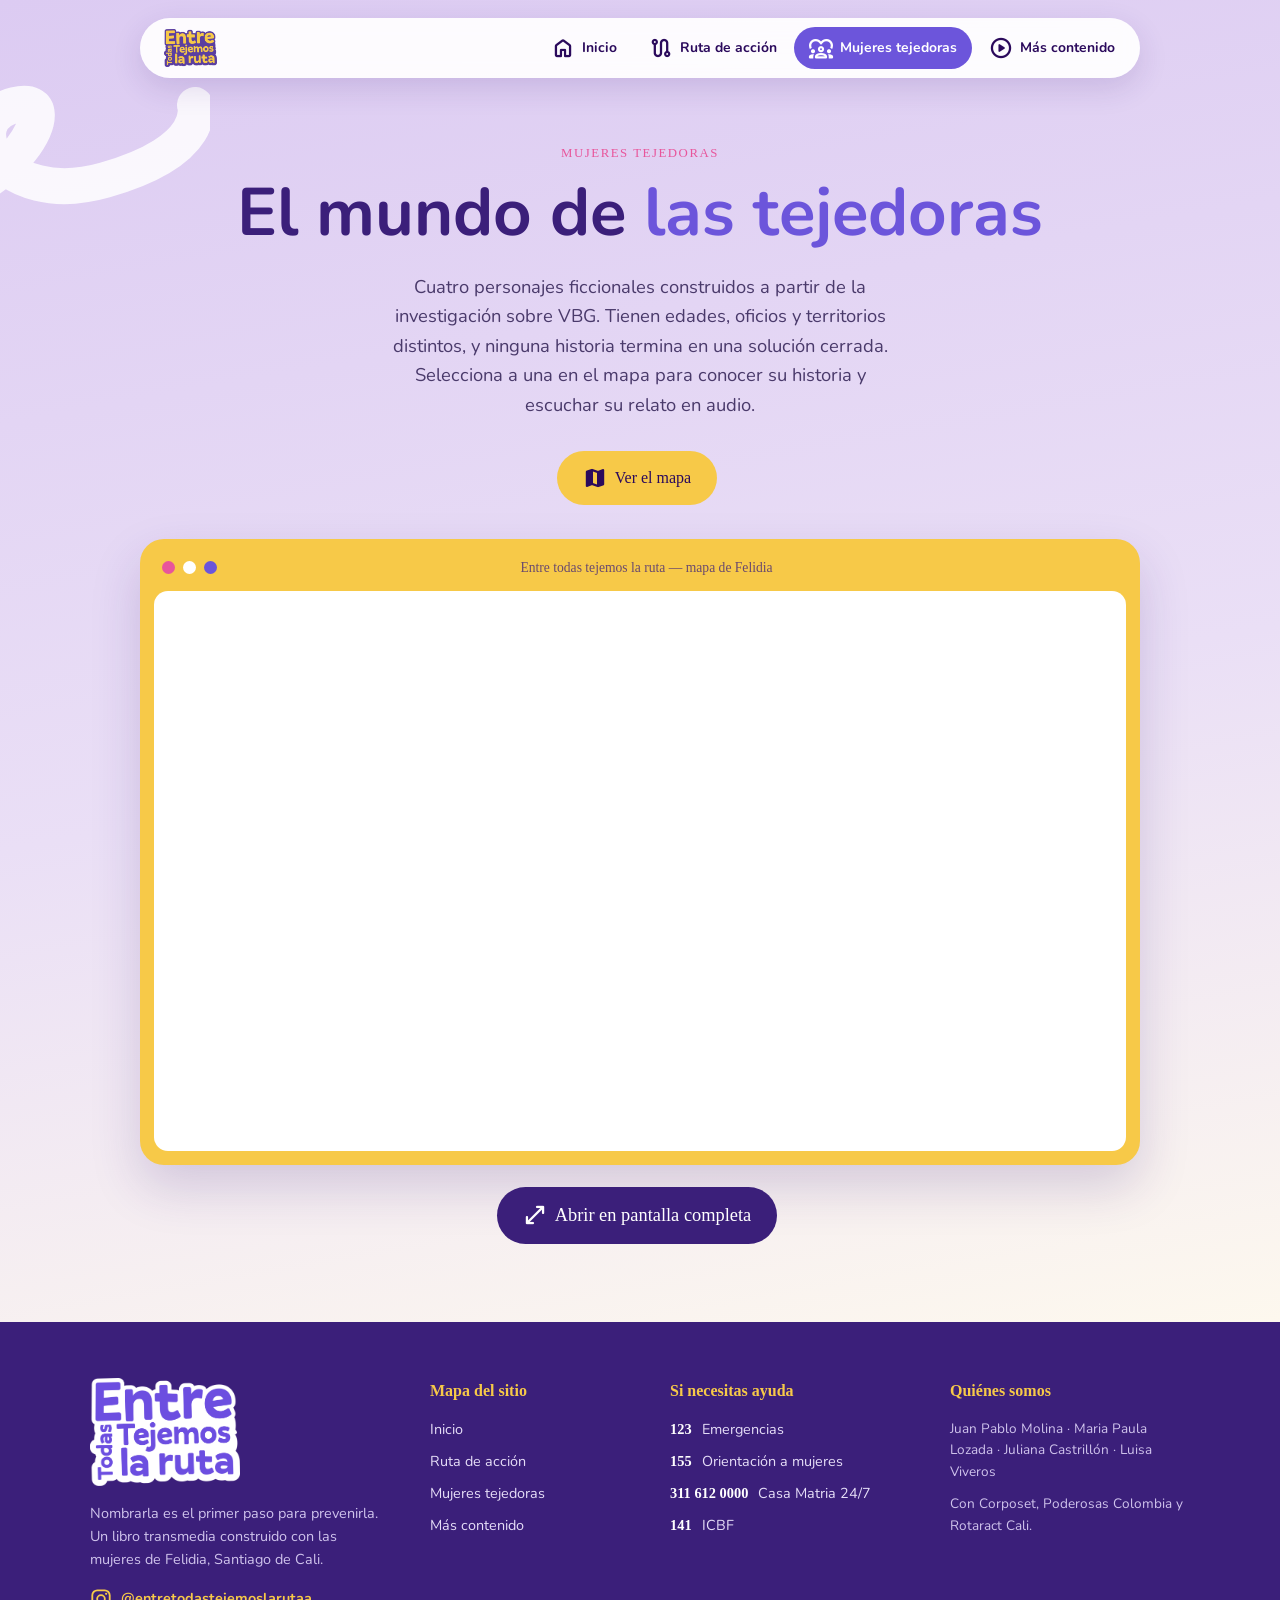
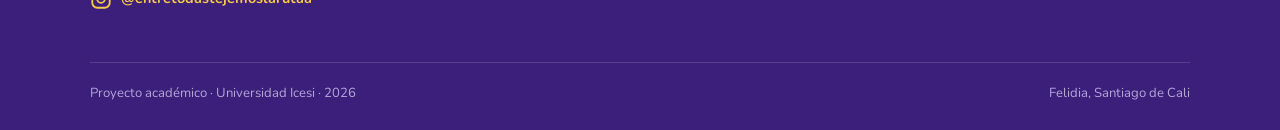
<file: Tejedoras.html>
<!DOCTYPE html>
<html lang="es">
<head>
<meta charset="UTF-8">
<meta name="viewport" content="width=device-width,initial-scale=1">
<title>Mujeres tejedoras · Entre Todas Tejemos la Ruta</title>
<link href="https://fonts.googleapis.com/css2?family=Nunito:wght@400;600;700;800&display=swap" rel="stylesheet">
<link href="https://api.fontshare.com/v2/css?f[]=pally@400,500,700&display=swap" rel="stylesheet">
<link href="https://fonts.googleapis.com/css2?family=Material+Symbols+Rounded:opsz,wght,FILL,GRAD@24,400,0,0" rel="stylesheet">
<link rel="stylesheet" href="styles.css">
</head>
<body>

<nav>
  <a class="marca" href="index.html"><img src="logo2.png" alt="Entre Todas Tejemos la Ruta"></a>
  <div class="menu">
    <a class="ir" href="index.html"><span class="material-symbols-rounded">home</span>Inicio</a>
    <a class="ir" href="ruta.html"><span class="material-symbols-rounded">route</span>Ruta de acción</a>
    <a class="ir activo" href="tejedoras.html"><span class="material-symbols-rounded">diversity_1</span>Mujeres tejedoras</a>
    <a class="ir" href="contenido.html"><span class="material-symbols-rounded">play_circle</span>Más contenido</a>
  </div>
</nav>

<header class="banner interno lila centro">
  <svg class="squig fuerte" style="left:-90px;top:60px;width:300px" viewBox="0 0 200 120" fill="none" stroke="#fff" stroke-width="24" stroke-linecap="round"><path d="M10 90C60 100 110 20 70 30S60 100 130 80 190 30 190 30"/></svg>
  <div class="wrap">
    <span class="eyebrow">Mujeres tejedoras</span>
    <h1>El mundo de <em>las tejedoras</em></h1>
    <p>Cuatro personajes ficcionales construidos a partir de la investigación sobre VBG. Tienen edades, oficios y territorios distintos, y ninguna historia termina en una solución cerrada. Selecciona a una en el mapa para conocer su historia y escuchar su relato en audio.</p>
    <a class="btn y" href="#mapa"><span class="material-symbols-rounded relleno">map</span>Ver el mapa</a>

    <!-- Ventana del mapa -->
    <div class="ventana" id="mapa">
      <div class="barra">
        <span class="punto"></span><span class="punto"></span><span class="punto"></span>
        <span class="titulo">Entre todas tejemos la ruta — mapa de Felidia</span>
      </div>
      <iframe src="https://view.genially.com/6af2fbed27aabd9be8a95e26" title="Mapa interactivo Entre Todas Tejemos la Ruta" allowfullscreen loading="lazy"></iframe>
    </div>

    <p style="margin-top:18px">
      <a class="btn" href="https://view.genially.com/6af2fbed27aabd9be8a95e26" target="_blank" rel="noopener"><span class="material-symbols-rounded relleno">open_in_full</span>Abrir en pantalla completa</a>
    </p>
  </div>
</header>

<footer>
  <div class="pie">
    <div class="pie-marca">
      <!-- Cambia logo.png por tu logo cuando lo tengas -->
      <img src="logo.png" alt="Entre Todas Tejemos la Ruta" class="logo">
      <p>Nombrarla es el primer paso para prevenirla. Un libro transmedia construido con las mujeres de Felidia, Santiago de Cali.</p>
      <a class="red" href="https://www.instagram.com/entretodastejemoslarutaa/" target="_blank" rel="noopener" aria-label="Instagram">
        <svg viewBox="0 0 24 24" width="22" height="22" fill="none" stroke="currentColor" stroke-width="2" stroke-linecap="round"><rect x="2.5" y="2.5" width="19" height="19" rx="5.5"/><circle cx="12" cy="12" r="4.2"/><circle cx="17.6" cy="6.4" r="1.2" fill="currentColor" stroke="none"/></svg>
        <span>@entretodastejemoslarutaa</span>
      </a>
    </div>

    <div class="pie-col">
      <h4>Mapa del sitio</h4>
      <a href="index.html">Inicio</a>
      <a href="ruta.html">Ruta de acción</a>
      <a href="tejedoras.html">Mujeres tejedoras</a>
      <a href="contenido.html">Más contenido</a>
    </div>

    <div class="pie-col">
      <h4>Si necesitas ayuda</h4>
      <a href="tel:123"><b>123</b> Emergencias</a>
      <a href="tel:155"><b>155</b> Orientación a mujeres</a>
      <a href="tel:3116120000"><b>311 612 0000</b> Casa Matria 24/7</a>
      <a href="tel:141"><b>141</b> ICBF</a>
    </div>

    <div class="pie-col">
      <h4>Quiénes somos</h4>
      <p class="pie-txt">Juan Pablo Molina · Maria Paula Lozada · Juliana Castrillón · Luisa Viveros</p>
      <p class="pie-txt">Con Corposet, Poderosas Colombia y Rotaract Cali.</p>
    </div>
  </div>

  <div class="pie-abajo">
    <span>Proyecto académico · Universidad Icesi · 2026</span>
    <span>Felidia, Santiago de Cali</span>
  </div>
</footer>
</body>
</html>
</file>
<file: styles.css>
/* ===== Entre Todas Tejemos la Ruta — estilos compartidos ===== */
:root{
  --lila:#DCCBF2; --lila2:#EFE8FA; --mor:#6C55DB; --mor-d:#3B1F7A;
  --ink:#2B0A5C; --rosa:#E8559B; --rosa-l:#FBE7F1; --amar:#F7C948; --crema:#FDF8EE;
}
*{box-sizing:border-box;margin:0}
html{scroll-behavior:smooth}
body{font-family:'Nunito',sans-serif;color:var(--ink);background:var(--crema);line-height:1.6;overflow-x:hidden}
h1,h2,h3{font-family:'Pally','Nunito',sans-serif;font-weight:700;line-height:1.08}
img{max-width:100%;display:block}
section{position:relative;padding:110px 6vw;overflow:hidden}
.wrap{max-width:1100px;margin:auto;position:relative;z-index:2}
h2{font-size:clamp(2rem,4.6vw,3.2rem);color:var(--mor-d);margin-bottom:18px}
h2 em{font-style:normal;color:var(--rosa)}
p.lead{font-size:1.1rem;max-width:660px;color:#4A3A6B}
.centro{text-align:center}
.centro p.lead{margin-left:auto;margin-right:auto}

.material-symbols-rounded{
  font-variation-settings:'FILL' 0,'wght' 500,'GRAD' 0,'opsz' 24;
  vertical-align:middle;line-height:1;
}

/* Espirales de fondo, gruesas y presentes */
.squig{position:absolute;pointer-events:none;z-index:0;opacity:.5}
.squig.fuerte{opacity:.85}

/* ===== MENU superpuesto, sin franja ===== */
nav{
  position:fixed;top:18px;left:50%;transform:translateX(-50%);
  z-index:100;width:min(1000px,94vw);
  background:rgba(255,255,255,.92);backdrop-filter:blur(10px);
  border-radius:99px;padding:9px 10px 9px 24px;
  display:flex;justify-content:space-between;align-items:center;gap:10px;
  box-shadow:0 10px 30px rgba(59,31,122,.14);
}
nav .marca{font-family:'Pally';color:var(--mor-d);text-decoration:none;font-weight:700;font-size:1rem}
nav .menu{display:flex;gap:2px;flex-wrap:wrap}
nav a.ir{display:inline-flex;align-items:center;gap:7px;text-decoration:none;color:var(--ink);font-weight:700;font-size:.87rem;padding:9px 15px;border-radius:99px;transition:.2s}
nav a.ir:hover{background:var(--lila2)}
nav a.ir.activo{background:var(--mor);color:#fff}
@media(max-width:900px){
  nav{border-radius:24px;flex-direction:column;align-items:flex-start;padding:14px 18px;top:10px}
  nav .menu{width:100%;gap:2px}
  nav a.ir{font-size:.8rem;padding:7px 11px}
}

/* ===== BANNERS ===== */
.banner{padding:190px 6vw 120px;position:relative;overflow:hidden}
.banner.claro{background:var(--crema)}
.banner.lila{background:linear-gradient(170deg,var(--lila) 0%,#EADFF6 55%,var(--crema) 100%)}
.banner .eyebrow{display:inline-block;font-family:'Pally';color:var(--rosa);letter-spacing:.12em;text-transform:uppercase;font-size:.8rem;margin-bottom:14px}
.banner h1{font-size:clamp(2.6rem,7vw,5.2rem);color:var(--mor-d);max-width:14ch}
.banner h1 em{font-style:normal;color:var(--mor)}
.banner p{margin:22px 0 28px;font-size:1.15rem;max-width:46ch;color:#4A3A6B}
.hero{display:grid;grid-template-columns:1.05fr .95fr;gap:40px;align-items:center}
@media(max-width:860px){.hero{grid-template-columns:1fr}.banner{padding-top:230px}}

/* Mosaico del banner de inicio */
.mosaico{display:grid;grid-template-columns:1fr 1fr;grid-auto-rows:118px;gap:14px}
.mos{border-radius:22px;overflow:hidden;display:grid;place-items:center;padding:16px;text-align:center;font-family:'Pally';font-size:.95rem;line-height:1.25}
.mos.alto{grid-row:span 2}
.mos.foto{background:#fff;padding:0}
.mos.foto img{width:100%;height:100%;object-fit:contain}
.mos.m1{background:var(--mor);color:#fff}
.mos.m2{background:var(--amar);color:var(--ink)}
.mos.m3{background:var(--rosa-l);color:var(--rosa)}
.mos.m4{background:var(--lila);color:var(--mor-d)}

/* Banner interno de las paginas */
.banner.interno{padding:200px 6vw 90px}
.banner.interno h1{font-size:clamp(2.3rem,6vw,4.2rem);max-width:18ch}

/* ===== BOTONES ===== */
.btn{display:inline-flex;gap:8px;align-items:center;background:var(--mor-d);color:#fff;text-decoration:none;font-family:'Pally';padding:14px 26px;border-radius:99px;transition:.2s;margin:4px 6px 0 0}
.btn:hover{transform:translateY(-3px);background:var(--mor)}
.btn.y{background:var(--amar);color:var(--ink)}
.btn.y:hover{background:#ffd75e}
.btn.rosa{background:var(--rosa);color:#fff}
.btn.rosa:hover{background:#f06dab}

/* ===== AVISO ===== */
.aviso{margin-top:30px;background:#fff;border-radius:20px;padding:20px 24px;max-width:680px;display:flex;gap:16px;box-shadow:0 8px 24px rgba(59,31,122,.07)}
.aviso .material-symbols-rounded{color:var(--rosa);font-size:30px}
.aviso b{font-family:'Pally';color:var(--mor-d);display:block;margin-bottom:4px}
.aviso p{font-size:.97rem;color:#4A3A6B}

/* ===== DOS COLUMNAS ===== */
.two{display:grid;grid-template-columns:1fr 1fr;gap:50px;align-items:center}
@media(max-width:860px){.two{grid-template-columns:1fr}}
.stats{display:grid;gap:12px}
.stat{border-radius:22px;padding:18px 22px;background:#fff;display:flex;gap:16px;align-items:center;box-shadow:0 6px 18px rgba(59,31,122,.06)}
.stat .material-symbols-rounded{font-size:34px;color:var(--mor)}
.stat b{font-family:'Pally';display:block;color:var(--mor-d)}
.stat span.d{font-size:.93rem;color:#5B4A7D}
.stat:nth-child(2) .material-symbols-rounded{color:var(--rosa)}
.stat:nth-child(3) .material-symbols-rounded{color:#D8A72A}
.stat:nth-child(4) .material-symbols-rounded{color:var(--mor-d)}

/* ===== TARJETAS ===== */
.cards{display:grid;grid-template-columns:repeat(auto-fit,minmax(235px,1fr));gap:20px;margin-top:40px}
.card{border-radius:26px;padding:26px;background:#fff;transition:.25s;box-shadow:0 8px 22px rgba(59,31,122,.06)}
.card:hover{transform:translateY(-6px)}
.card .n{width:48px;height:48px;border-radius:16px;background:var(--lila2);color:var(--mor);display:grid;place-items:center;margin-bottom:14px}
.card h4{color:var(--rosa);font-family:'Pally';font-size:.78rem;letter-spacing:.08em;margin-bottom:6px}
.card h3{font-size:1.3rem;margin-bottom:8px;color:var(--mor-d)}
.card p{font-size:.95rem;color:#5B4A7D}
/* acentos puntuales de color */
.card.acento-amar{background:var(--amar)}
.card.acento-amar .n{background:rgba(255,255,255,.55);color:var(--mor-d)}
.card.acento-amar h4{color:var(--mor-d)}
.card.acento-amar p{color:#4A3A1B}
.card.acento-lila{background:var(--lila)}
.card.acento-lila .n{background:rgba(255,255,255,.6)}
.card.acento-rosa{background:var(--rosa-l)}
.card.acento-rosa .n{background:#fff;color:var(--rosa)}

.quote{margin-top:56px;font-family:'Pally';font-size:clamp(1.5rem,3.2vw,2.3rem);text-align:center;color:var(--mor-d);max-width:20ch;margin-left:auto;margin-right:auto}
.quote span{color:var(--rosa)}

/* ===== FONDOS ===== */
.fondo-crema{background:var(--crema)}
.fondo-blanco{background:#fff}
.fondo-suave{background:var(--lila2)}
.fondo-morado{background:var(--mor-d);color:#fff}
.fondo-morado h2{color:#fff}
.fondo-morado p.lead{color:#D9CFF2}

/* ===== RUTA: botones del selector ===== */
.selector{display:flex;gap:12px;flex-wrap:wrap;justify-content:center;margin:0 0 30px}
.tab{border:0;cursor:pointer;font-family:'Pally';font-size:.95rem;padding:14px 26px;border-radius:99px;background:#fff;color:var(--mor);display:inline-flex;align-items:center;gap:9px;transition:.2s;box-shadow:0 6px 16px rgba(59,31,122,.08)}
.tab:hover{transform:translateY(-2px)}
.tab.on{background:var(--mor);color:#fff}
.tab[data-t="f"].on{background:var(--rosa);color:#fff}

/* Criterios: todos en una sola linea */
.crit{display:flex;flex-wrap:nowrap;gap:10px;justify-content:center;margin:0 auto 70px;max-width:100%}
.crit span{background:#fff;border-radius:99px;padding:10px 18px;font-weight:700;font-size:.85rem;display:inline-flex;align-items:center;gap:8px;color:var(--mor-d);white-space:nowrap}
.crit .material-symbols-rounded{color:var(--rosa);font-size:19px}
@media(max-width:1100px){
  .crit{flex-wrap:wrap}
}

/* Iconos rellenos */
.material-symbols-rounded.relleno{font-variation-settings:'FILL' 1,'wght' 500,'GRAD' 0,'opsz' 24}

/* ===== RUTA en zig zag: dos columnas ===== */
.zigzag{position:relative;display:grid;grid-template-columns:1fr 1fr;gap:28px 70px;max-width:1000px;margin:auto}
.zigzag:before{content:"";position:absolute;left:50%;top:10px;bottom:10px;width:6px;margin-left:-3px;background:var(--lila);border-radius:99px}
#panel-f .zigzag:before{background:var(--rosa-l)}
.paso{position:relative}
/* los pares bajan para que quede en zig zag */
.paso:nth-child(even){margin-top:70px}
.etiqueta{display:inline-block;font-family:'Pally';font-size:.82rem;letter-spacing:.06em;text-transform:uppercase;color:#fff;background:var(--mor);padding:7px 20px;border-radius:12px 12px 0 0;margin-left:16px}
#panel-f .etiqueta{background:var(--rosa)}
.caja{background:#fff;border-radius:22px;padding:24px 26px;box-shadow:0 10px 26px rgba(59,31,122,.08);border-left:7px solid var(--mor);position:relative;transition:.25s}
#panel-f .caja{border-left-color:var(--rosa)}
.caja:hover{transform:translateY(-5px)}
.caja .icono{position:absolute;top:20px;right:22px;font-size:46px;color:var(--lila)}
#panel-f .caja .icono{color:var(--rosa-l)}
.caja h3{font-size:1.25rem;color:var(--mor-d);margin-bottom:8px;padding-right:56px}
#panel-f .caja h3{color:var(--rosa)}
.caja p{font-size:.95rem;color:#5B4A7D}
/* puntito que conecta con la linea central */
.paso:nth-child(odd) .caja:after,
.paso:nth-child(even) .caja:after{content:"";position:absolute;top:34px;width:18px;height:18px;border-radius:50%;background:var(--mor);border:4px solid var(--crema)}
.paso:nth-child(odd) .caja:after{right:-44px}
.paso:nth-child(even) .caja:after{left:-44px}
#panel-f .caja:after{background:var(--rosa)}
@media(max-width:820px){
  .zigzag{grid-template-columns:1fr;gap:22px}
  .zigzag:before{display:none}
  .paso:nth-child(even){margin-top:0}
  .caja:after{display:none!important}
}

/* Notas y avisos dentro de los pasos */
.note{margin-top:12px;background:var(--lila2);border-radius:14px;padding:10px 15px;font-size:.88rem;font-weight:600;display:flex;gap:9px;align-items:flex-start;text-align:left;color:var(--mor-d)}
.note .material-symbols-rounded{font-size:20px;color:var(--mor);flex-shrink:0}
.warn{background:#FFF3C9}
.warn .material-symbols-rounded{color:#B98600}
.urgente{margin-top:12px;background:var(--rosa-l);border-radius:16px;padding:14px 18px}
.urgente b.big{font-family:'Pally';font-size:2.4rem;color:var(--rosa);display:block;line-height:1}
.urgente small{font-size:.88rem;color:#6B2B4D}
.pill{display:inline-block;background:var(--lila2);color:var(--mor);border-radius:99px;padding:3px 14px;font-weight:800;font-size:.8rem;margin:6px 4px 0 0}
[hidden]{display:none!important}

/* Imagen del banner interno */
.banner-img{display:grid;place-items:center}
.banner-img img{width:100%;max-width:460px;border-radius:26px}

/* ===== LINEAS DE ATENCION ===== */
.lines{display:grid;grid-template-columns:230px 1fr;gap:22px;margin-top:40px}
.big{background:var(--mor-d);color:#fff;border-radius:28px;padding:28px;display:flex;flex-direction:column;justify-content:center}
.big b{font-family:'Pally';font-size:4.2rem;color:var(--amar);line-height:1}
.big span{font-family:'Pally';font-size:1.1rem}
.big small{opacity:.85;margin-top:6px}
.grid-l{display:grid;grid-template-columns:repeat(auto-fit,minmax(252px,1fr));gap:12px}
.l{background:#fff;border-radius:20px;padding:16px 18px;display:flex;gap:14px;align-items:center}
.l>b{font-family:'Pally';font-size:1.2rem;color:var(--rosa);min-width:96px}
.l strong{display:block;color:var(--mor-d)}
.l small{display:block;color:#6B5B88}
@media(max-width:820px){.lines{grid-template-columns:1fr}}

/* ===== TEJEDORAS ===== */
.tejedoras{display:grid;grid-template-columns:repeat(auto-fit,minmax(240px,1fr));gap:24px;margin-top:46px}
.tej{background:#fff;border-radius:26px;padding:28px 24px;text-align:center;box-shadow:0 8px 22px rgba(59,31,122,.06);transition:.25s}
.tej:hover{transform:translateY(-6px)}
.bolita{width:132px;height:132px;border-radius:50%;margin:0 auto 18px;background:var(--lila2);display:grid;place-items:center;overflow:hidden;border:5px solid #fff;box-shadow:0 0 0 4px var(--lila2)}
.bolita img{width:100%;height:100%;object-fit:cover}
.tej:nth-child(2) .bolita{background:var(--rosa-l);box-shadow:0 0 0 4px var(--rosa-l)}
.tej:nth-child(3) .bolita{background:#FFF3C9;box-shadow:0 0 0 4px #FFF3C9}
.tej:nth-child(4) .bolita{background:var(--lila);box-shadow:0 0 0 4px var(--lila)}
.tej h4{font-family:'Pally';font-size:.74rem;letter-spacing:.08em;color:var(--rosa);margin-bottom:4px}
.tej h3{font-size:1.5rem;color:var(--mor-d);margin-bottom:8px}
.tej p{font-size:.93rem;color:#5B4A7D}
.tej .preg{display:block;margin-top:10px;font-style:italic;color:var(--mor);font-weight:700}

/* ===== INSTAGRAM ===== */
.ig{display:grid;grid-template-columns:repeat(auto-fit,minmax(235px,1fr));gap:18px;margin-top:40px}
.igc{background:#fff;border-radius:24px;overflow:hidden;box-shadow:0 8px 22px rgba(59,31,122,.06)}
.igc .im{aspect-ratio:1;display:grid;place-items:center;font-family:'Pally';text-align:center;padding:20px;font-size:1.05rem;line-height:1.2}
.igc:nth-child(1) .im{background:var(--lila);color:var(--mor-d)}
.igc:nth-child(2) .im{background:var(--rosa-l);color:var(--rosa)}
.igc:nth-child(3) .im{background:var(--amar);color:var(--mor-d)}
.igc:nth-child(4) .im{background:var(--lila2);color:var(--mor)}
.igc .tx{padding:16px 18px;font-size:.9rem;color:#5B4A7D}
.igc .tx b{display:block;font-family:'Pally';color:var(--mor-d);margin-bottom:3px}
.embed{margin-top:40px;background:#fff;border-radius:24px;padding:28px;text-align:center;box-shadow:0 8px 22px rgba(59,31,122,.06)}

/* ===== MAPA ===== */
.frame{margin-top:34px;border-radius:26px;overflow:hidden;box-shadow:0 18px 40px rgba(59,31,122,.16);background:#fff}
.frame iframe{width:100%;height:min(72vh,640px);border:0;display:block}


/* ===== Carrusel de tarjetas VBG: todas blancas, se iluminan en amarillo ===== */
.cards.vbg .card{background:#fff;transition:background .5s,transform .5s,box-shadow .5s}
.cards.vbg .card.activa{background:var(--amar);transform:translateY(-10px);box-shadow:0 16px 32px rgba(59,31,122,.14)}
.cards.vbg .card.activa .n{background:rgba(255,255,255,.6);color:var(--mor-d)}
.cards.vbg .card.activa h4{color:var(--mor-d)}
.cards.vbg .card.activa p{color:#4A3A1B}

/* ===== Ventana estilo explorador de archivos (mapa) ===== */
.banner.interno.centro{text-align:center;padding-top:140px;padding-bottom:50px}
.banner.interno.centro h1{max-width:none;margin:0 auto}
.banner.interno.centro p{margin:16px auto 22px}
.ventana{margin:34px auto 0;max-width:1000px;background:var(--amar);border-radius:24px;padding:14px;box-shadow:0 22px 50px rgba(59,31,122,.18)}
.ventana .barra{display:flex;align-items:center;gap:8px;padding:4px 8px 12px}
.ventana .punto{width:13px;height:13px;border-radius:50%;background:rgba(59,31,122,.28)}
.ventana .punto:nth-child(1){background:var(--rosa)}
.ventana .punto:nth-child(2){background:#fff}
.ventana .punto:nth-child(3){background:var(--mor)}
.ventana .titulo{flex:1;text-align:center;font-family:'Pally';font-size:.85rem;color:var(--mor-d);opacity:.75;margin-right:50px}
.ventana iframe{width:100%;height:min(66vh,560px);border:0;display:block;border-radius:14px;background:#fff}
@media(max-width:700px){
  .ventana .titulo{display:none}
  .ventana iframe{height:60vh}
}

/* ===== Banner con menos aire arriba ===== */
.banner.interno.ajustado{padding-top:140px;padding-bottom:0}

/* ===== Muro de publicaciones: 3 por fila ===== */
.muro{
  display:grid;
  grid-template-columns:repeat(3,1fr);
  grid-auto-rows:210px;
  gap:20px;
  margin-top:40px;
}
.muro .igc{
  grid-row:span 2;              /* una foto o un carrusel ocupa 2 filas */
  background:#fff;border-radius:22px;overflow:hidden;
  box-shadow:0 8px 22px rgba(59,31,122,.07);
  display:flex;flex-direction:column;transition:.25s;
}
.muro .igc.reel{grid-row:span 3}  /* un reel es mas alto y compensa dos tarjetas */
.muro .igc:hover{transform:translateY(-5px);box-shadow:0 14px 30px rgba(59,31,122,.12)}
@media(max-width:900px){
  .muro{grid-template-columns:repeat(2,1fr)}
}
@media(max-width:600px){
  .muro{grid-template-columns:1fr;grid-auto-rows:auto}
  .muro .igc,.muro .igc.reel{grid-row:auto}
  .medios{height:320px}
}

/* ===== Zona de medios con carrusel ===== */
.medios{position:relative;flex:1;min-height:0;background:var(--lila2);overflow:hidden}
.slide{position:absolute;inset:0;opacity:0;visibility:hidden;transition:opacity .3s}
.slide.on{opacity:1;visibility:visible}
.slide img,.slide video{width:100%;height:100%;object-fit:cover;display:block;background:#000}
.slide video{object-fit:contain}

.flecha{
  position:absolute;top:50%;transform:translateY(-50%);
  width:34px;height:34px;border:0;border-radius:50%;cursor:pointer;
  background:rgba(255,255,255,.9);color:var(--mor-d);
  display:grid;place-items:center;opacity:0;transition:.2s;z-index:3;
  box-shadow:0 3px 10px rgba(0,0,0,.18);
}
.igc:hover .flecha{opacity:1}
.flecha:hover{background:#fff}
.flecha.izq{left:8px}
.flecha.der{right:8px}
.flecha .material-symbols-rounded{font-size:22px}

.puntos{position:absolute;bottom:10px;left:0;right:0;display:flex;gap:5px;justify-content:center;z-index:3}
.puntos span{width:6px;height:6px;border-radius:50%;background:rgba(255,255,255,.6)}
.puntos span.on{background:#fff;transform:scale(1.3)}
.cuenta{position:absolute;top:10px;right:10px;color:#fff;z-index:3;text-shadow:0 1px 4px rgba(0,0,0,.5)}
.cuenta .material-symbols-rounded{font-size:19px}

/* ===== Copy de la publicacion ===== */
.copy{padding:14px 16px;font-size:.87rem;color:#5B4A7D;display:flex;flex-direction:column;gap:6px}
.copy p{white-space:pre-line}
.copy p.recortado{display:-webkit-box;-webkit-line-clamp:3;-webkit-box-orient:vertical;overflow:hidden}
.copy .sincopy{font-style:italic;opacity:.6}
.vermas{align-self:flex-start;border:0;background:none;padding:0;cursor:pointer;font-family:'Nunito';font-weight:800;font-size:.82rem;color:var(--rosa)}
.vermas:hover{text-decoration:underline}
.ira{display:inline-flex;align-items:center;gap:6px;margin-top:2px;font-weight:800;font-size:.82rem;color:var(--mor);text-decoration:none}
.ira:hover{text-decoration:underline}
.ira .material-symbols-rounded{font-size:17px}

.pie-feed{margin:40px 0;font-size:.9rem;color:#8679A3;text-align:center;grid-column:1/-1}

/* ===== FOOTER ===== */
footer{background:var(--mor-d);color:#fff;padding:56px 6vw 0}
.pie{max-width:1100px;margin:auto;display:grid;grid-template-columns:1.5fr 1fr 1.2fr 1.2fr;gap:40px}
.pie-marca .logo{width:150px;margin-bottom:16px}
.pie-marca p{font-size:.9rem;color:#CFC3EC;max-width:34ch}
.red{display:inline-flex;align-items:center;gap:9px;margin-top:16px;color:var(--amar);text-decoration:none;font-weight:700;font-size:.9rem}
.red:hover{text-decoration:underline}
.pie-col h4{font-family:'Pally';font-size:1rem;color:var(--amar);margin-bottom:14px}
.pie-col a{display:block;color:#E6DEF8;text-decoration:none;font-size:.9rem;margin-bottom:9px}
.pie-col a:hover{color:#fff;text-decoration:underline}
.pie-col a b{font-family:'Pally';color:#fff;margin-right:6px}
.pie-txt{font-size:.85rem;color:#CFC3EC;margin-bottom:10px}
.pie-abajo{max-width:1100px;margin:44px auto 0;padding:20px 0 26px;border-top:1px solid rgba(255,255,255,.15);display:flex;justify-content:space-between;flex-wrap:wrap;gap:10px;font-size:.82rem;color:#B5A6DA}
@media(max-width:900px){
  .pie{grid-template-columns:1fr 1fr;gap:34px}
}
@media(max-width:600px){
  .pie{grid-template-columns:1fr}
  .pie-abajo{flex-direction:column;text-align:center;justify-content:center}
}

/* Imagen del banner a tamano completo, aunque se recorte un poco */
.banner-img.grande{position:relative;align-self:stretch;min-height:440px}
.banner-img.grande img{
  position:absolute;top:50%;left:50%;transform:translate(-50%,-50%);
  width:auto;max-width:none;height:118%;
  max-height:none;border-radius:0;
}
@media(max-width:860px){
  .banner-img.grande{min-height:300px}
  .banner-img.grande img{height:100%;width:112%}
}

/* Ilustracion centrada debajo del texto del banner */
/* La imagen trae pixeles transparentes abajo: se recortan aqui.
   Sube RECORTE para quitar mas espacio, bajalo para quitar menos. */
.ilustra-caja{--recorte:0%;max-width:330px;margin:30px auto 0;overflow:hidden;line-height:0}
.ilustra{width:100%;display:block;margin-bottom:calc(-1 * var(--recorte))}
@media(max-width:600px){.ilustra-caja{max-width:240px}}

/* Ilustracion grande del banner de la ruta, dentro de su mitad derecha */
.banner-img.ancha{overflow:hidden}
.banner-img.ancha img{width:100%;max-width:none;height:auto;border-radius:0}

/* Banner de inicio, todo centrado */
.banner.lila.centro{text-align:center}
.banner.lila.centro h1{max-width:none;margin:0 auto}
.banner.lila.centro p{margin:22px auto 28px}

/* Logo dentro del menu */
nav .marca{display:flex;align-items:center}
nav .marca img{height:38px;width:auto;display:block}
@media(max-width:900px){nav .marca img{height:32px}}
</file>
